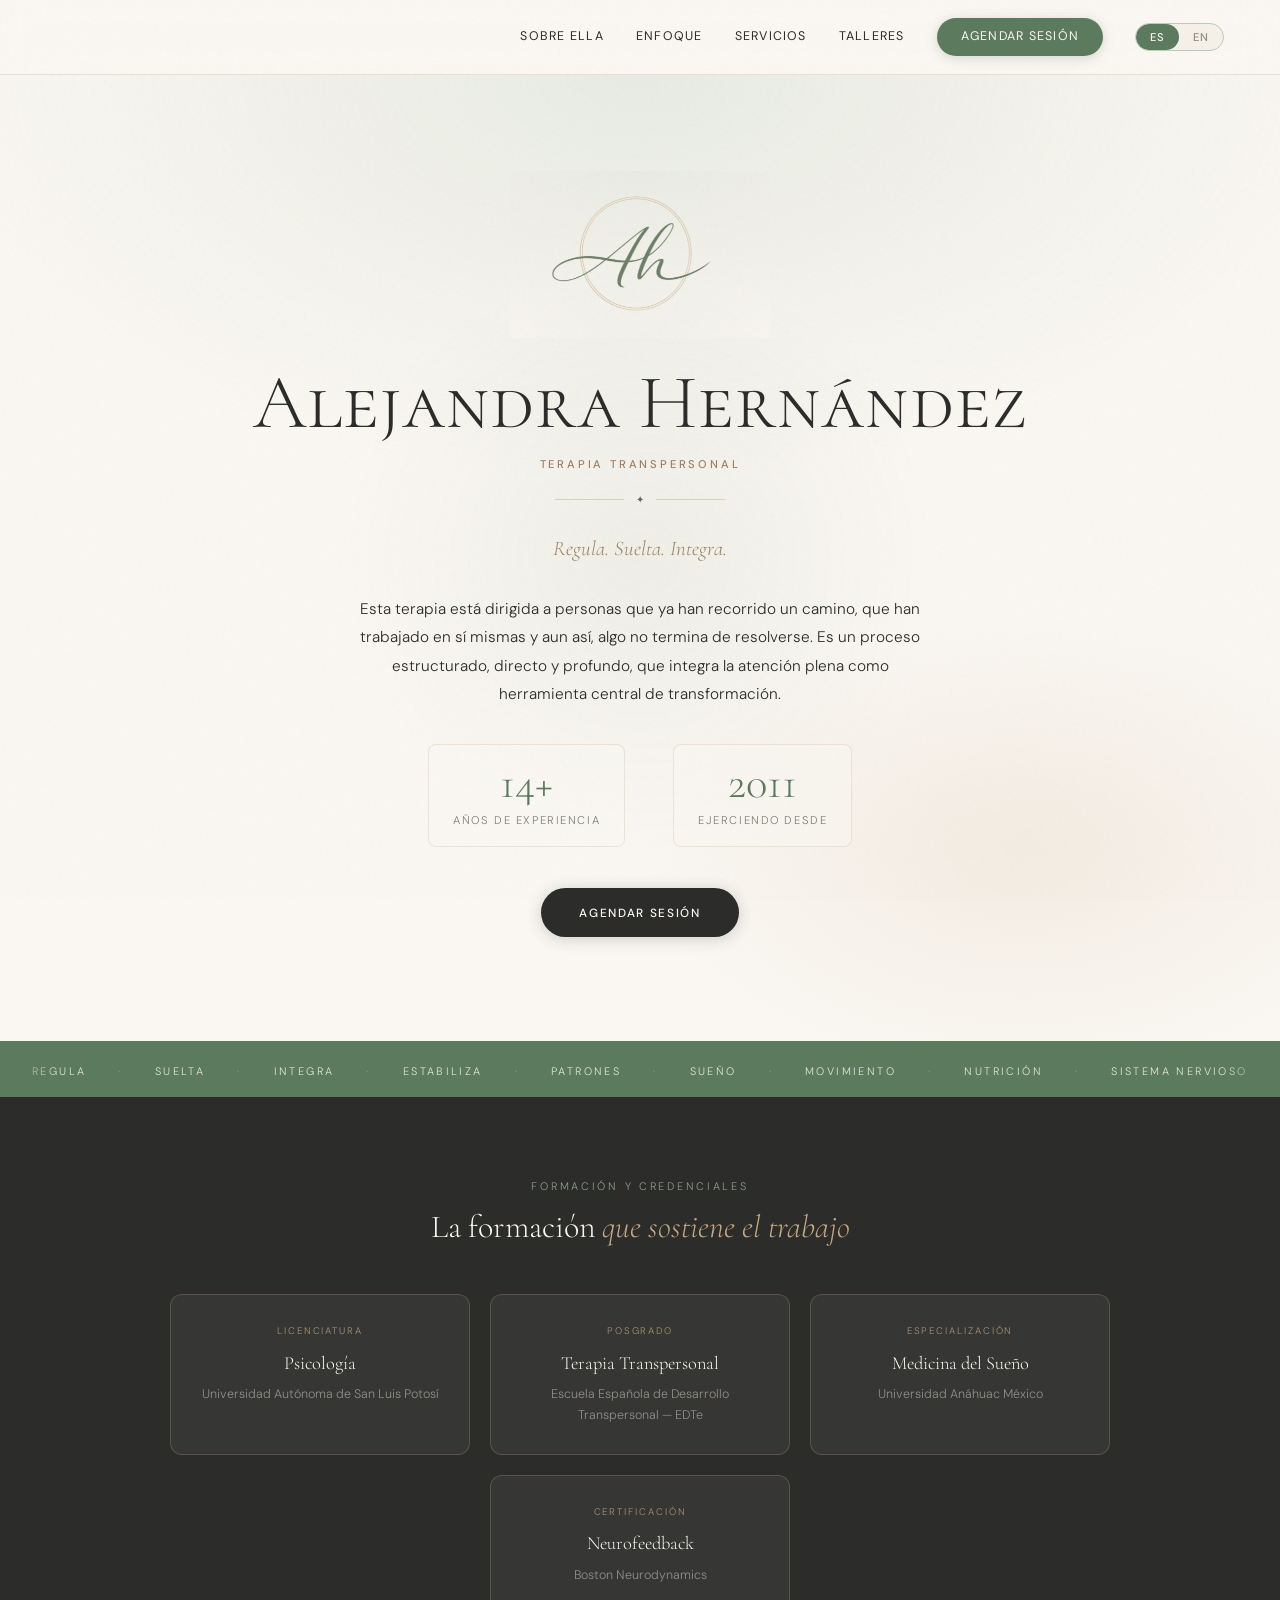
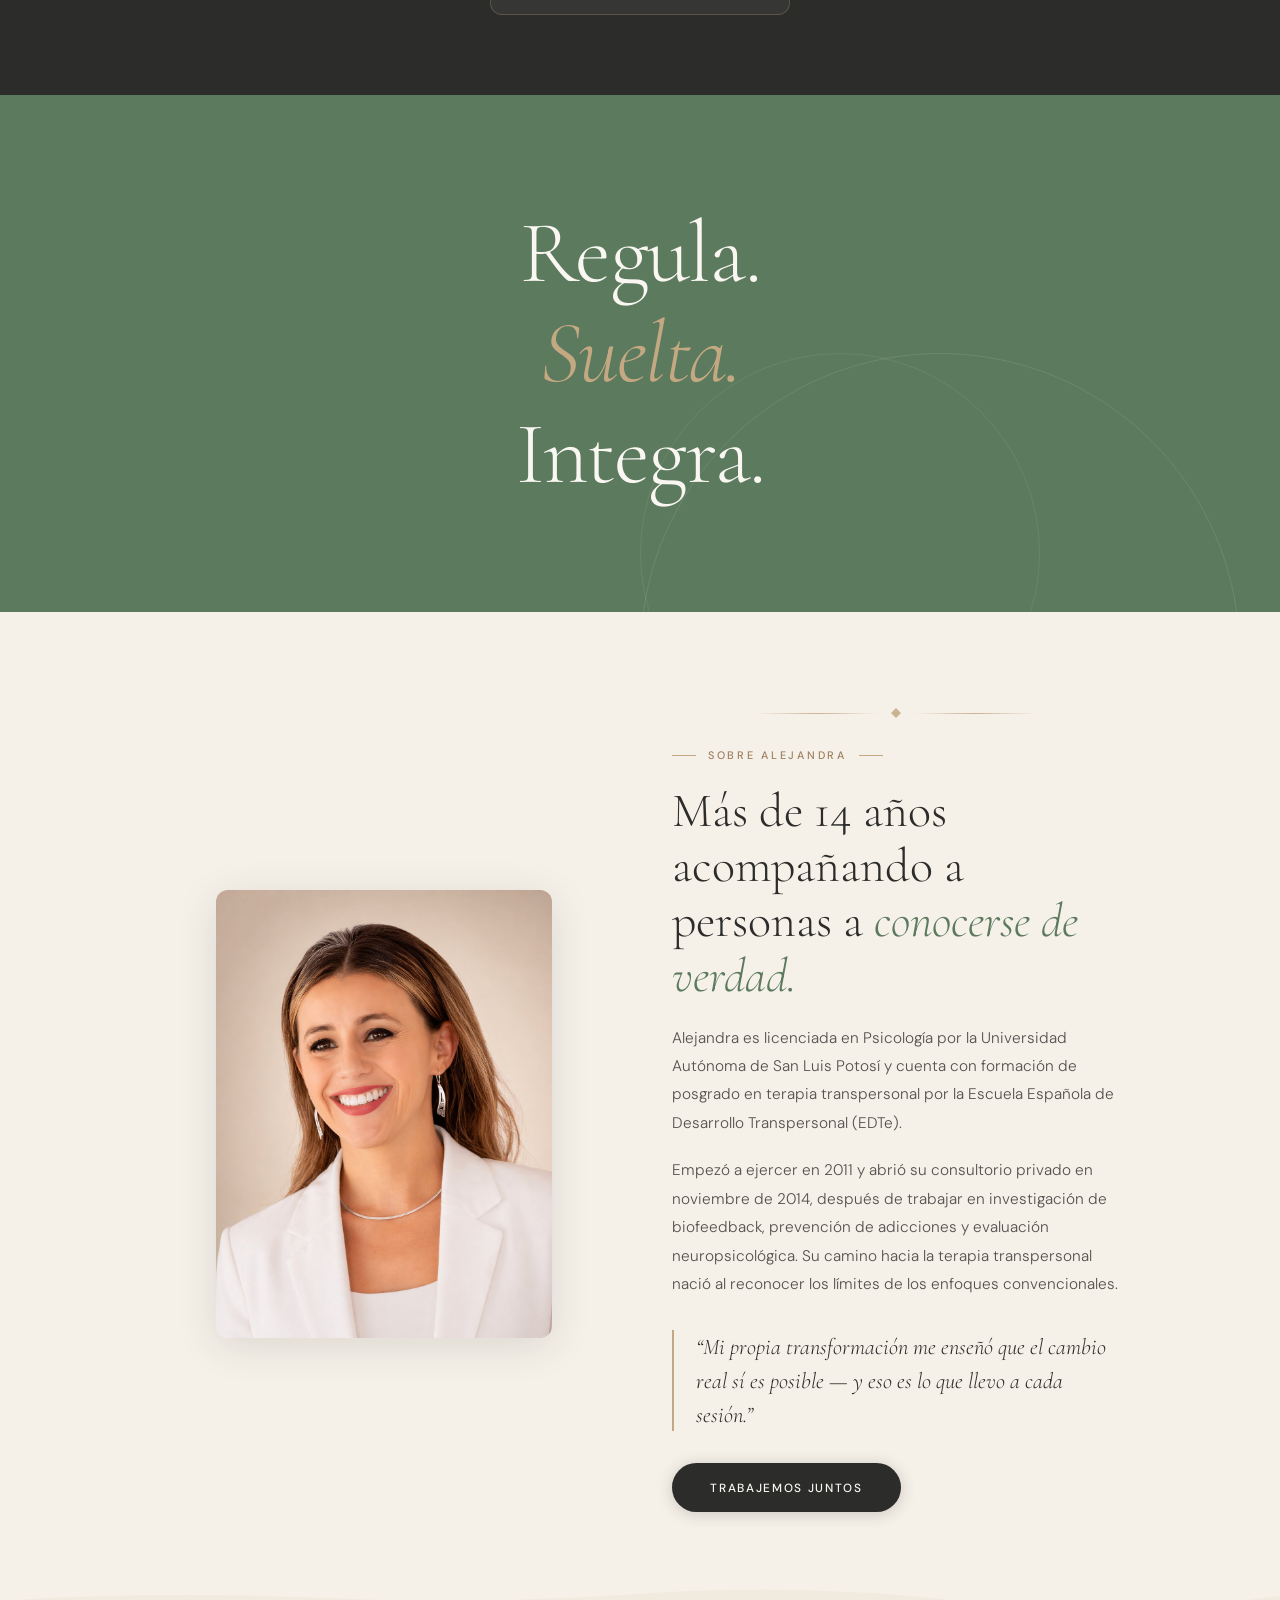
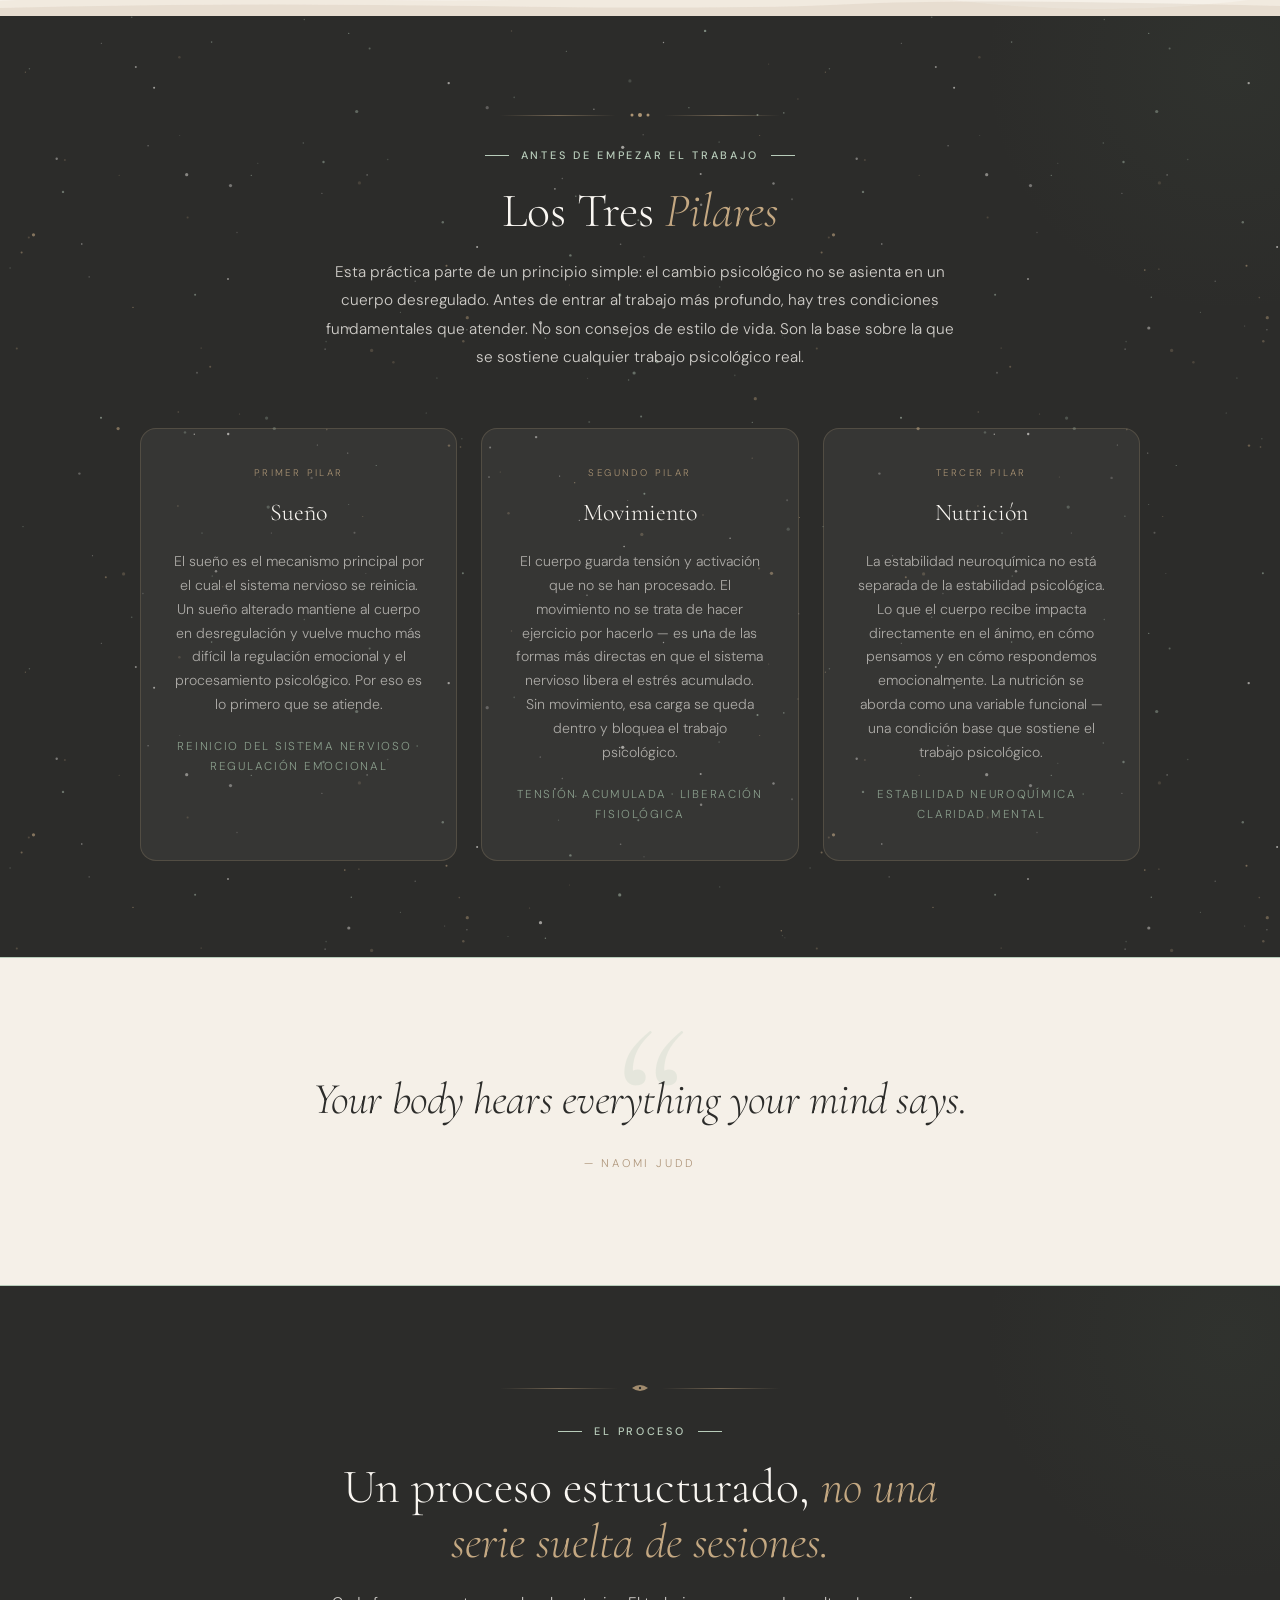
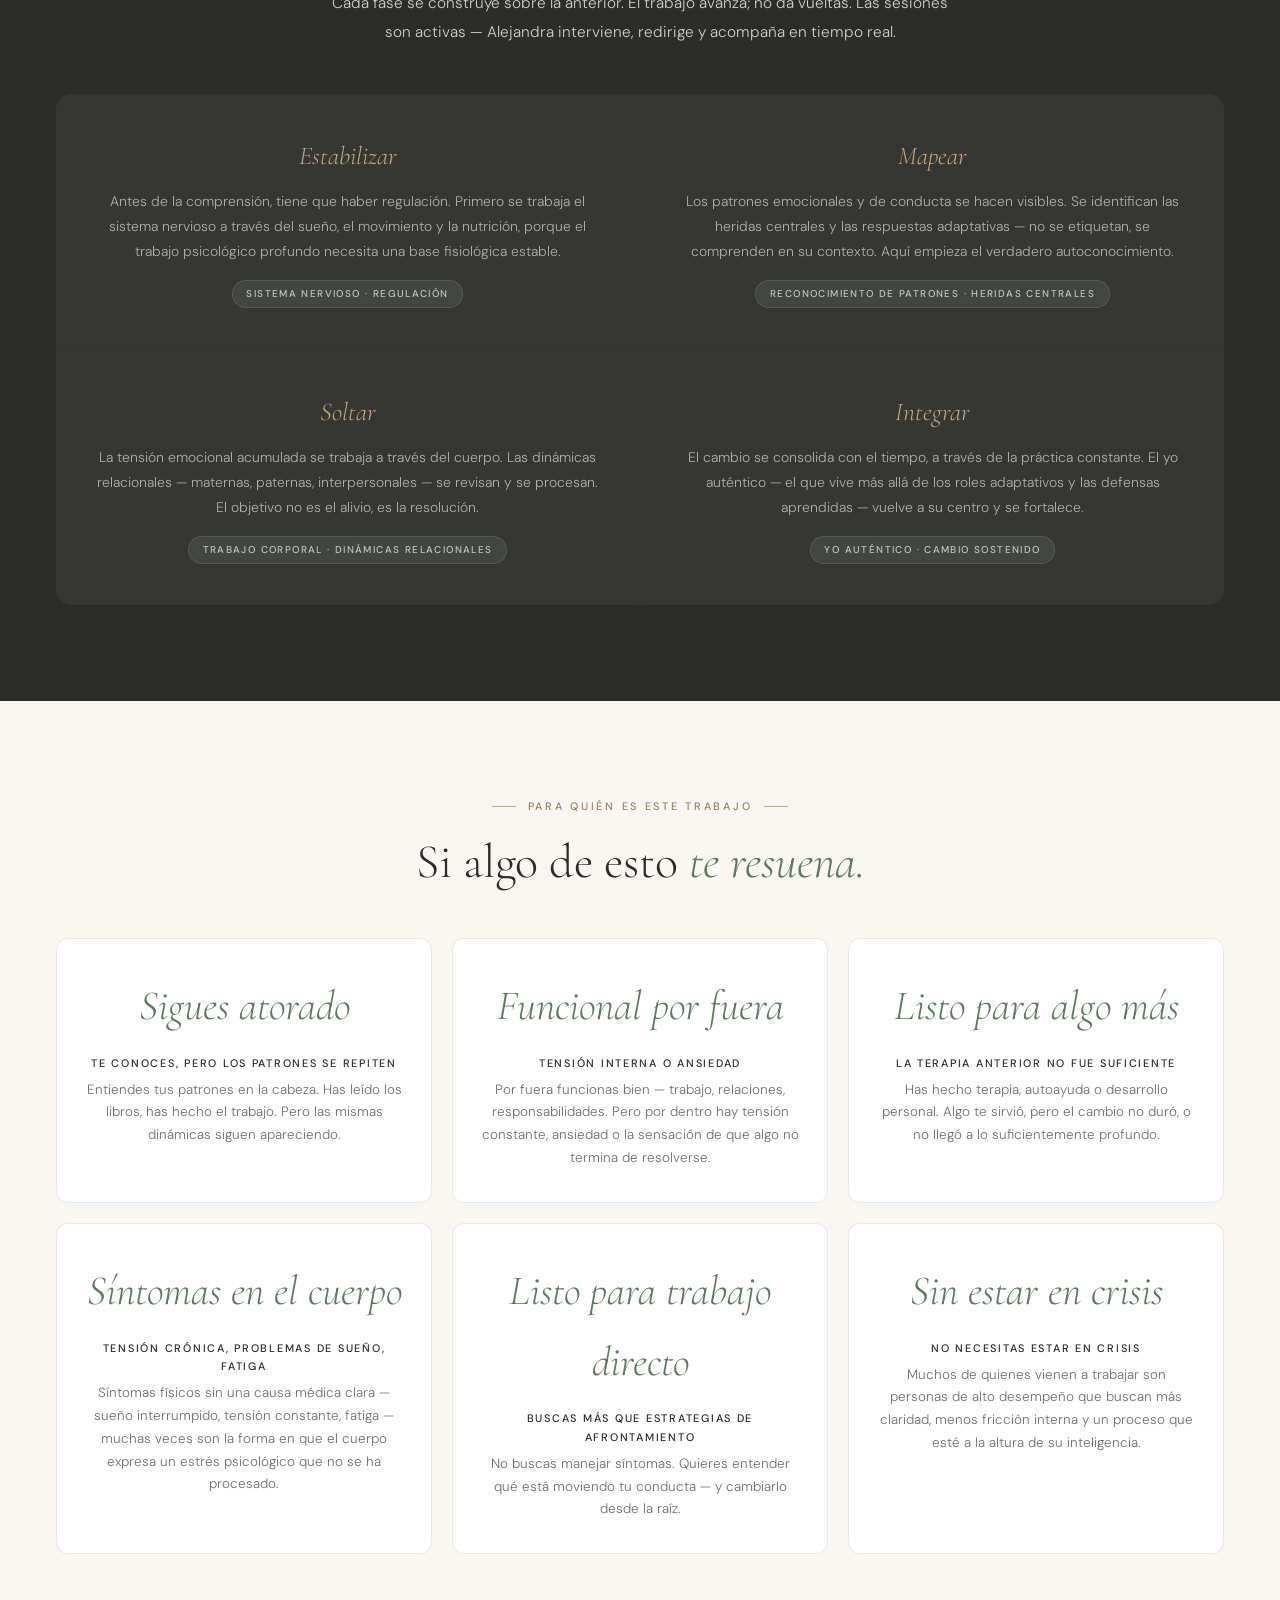
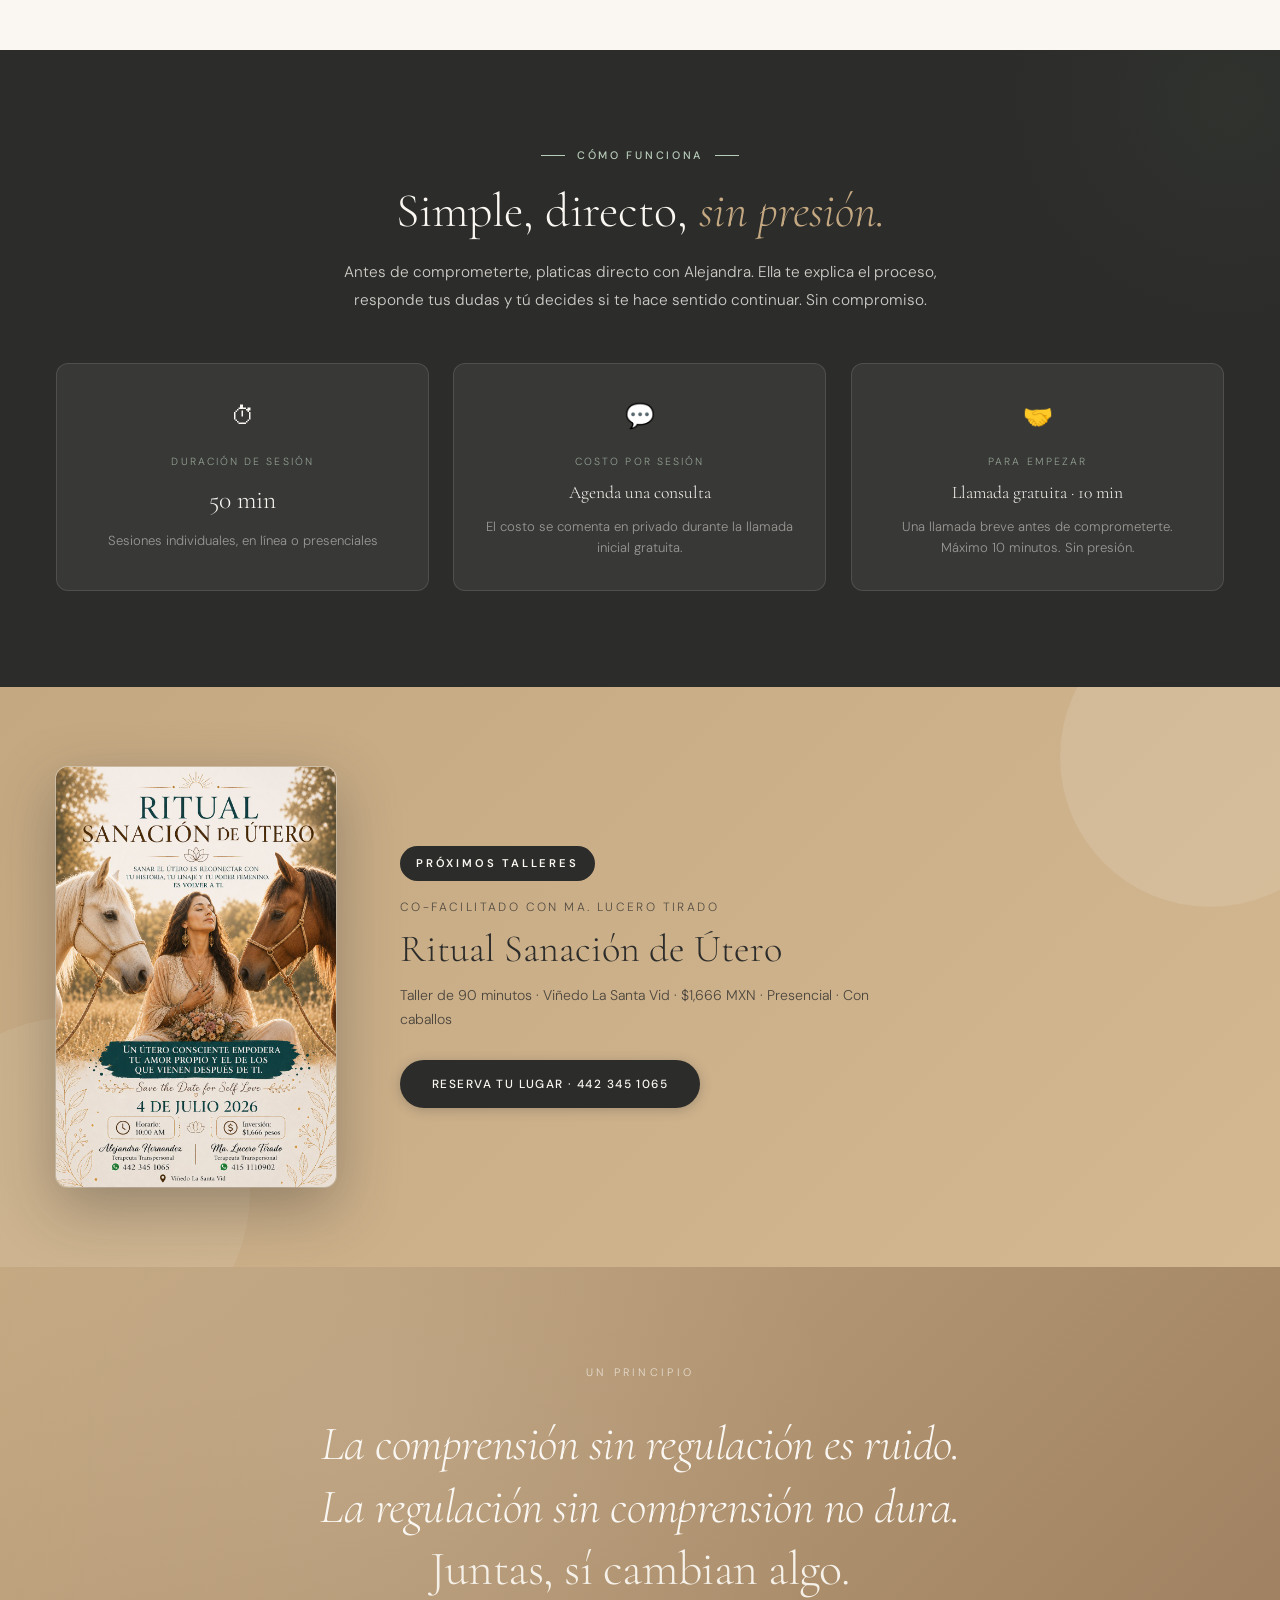
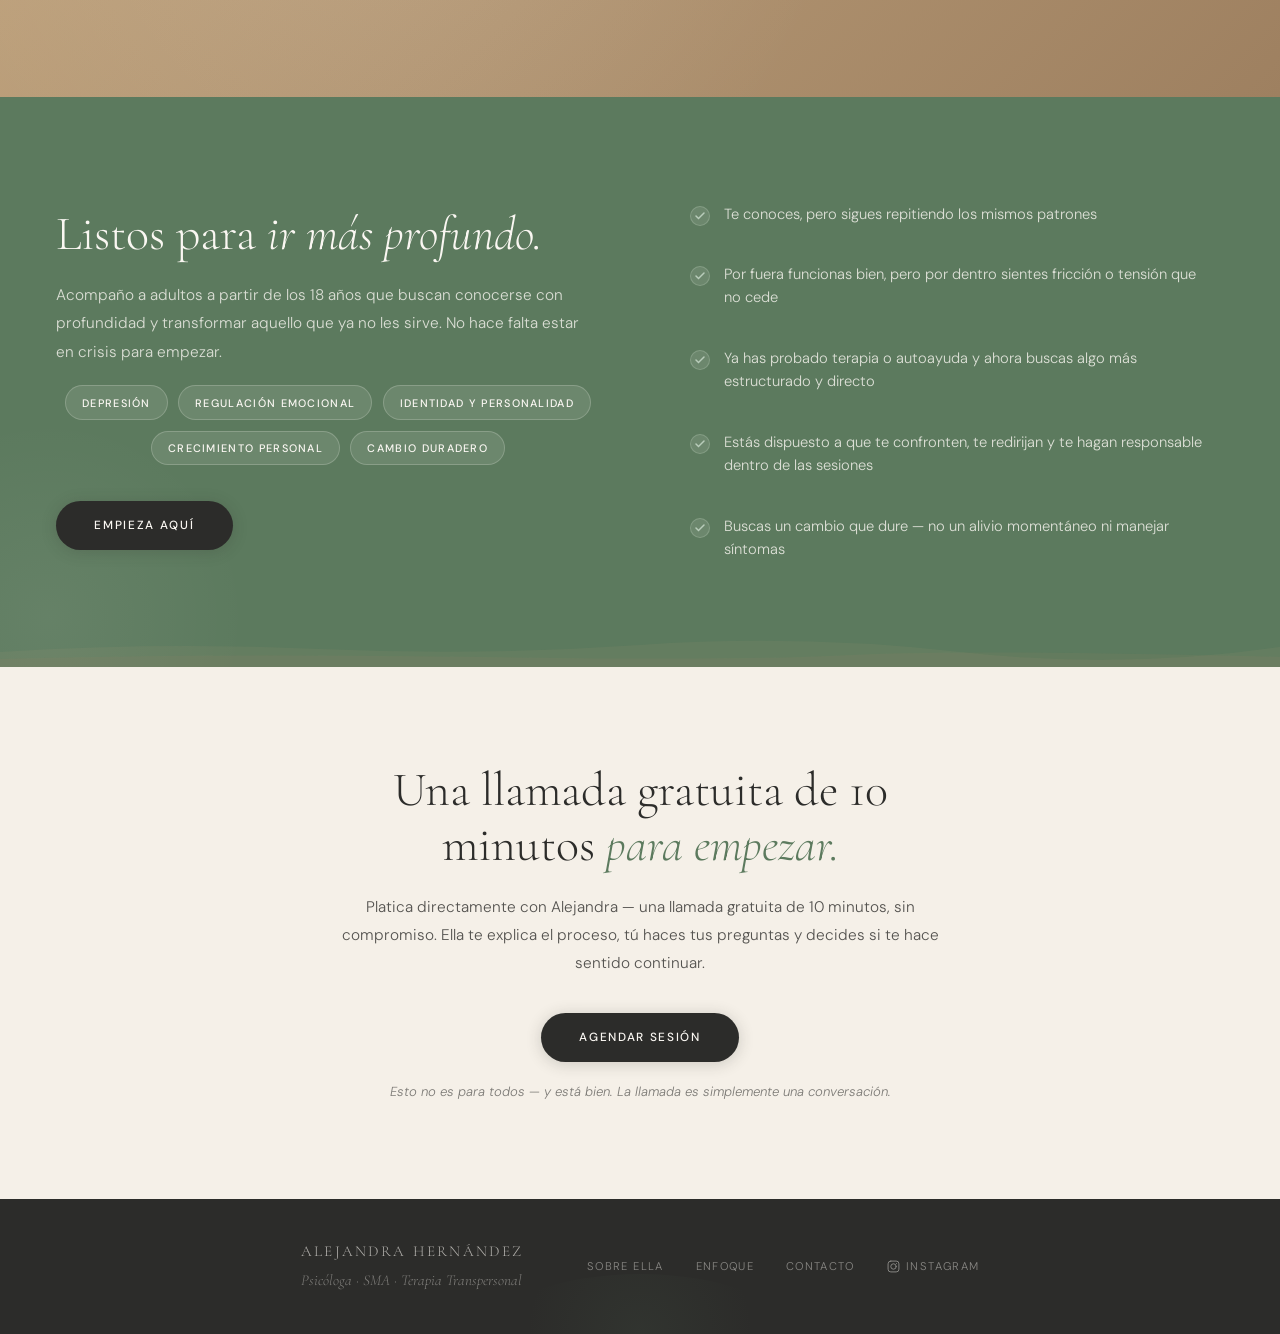
<file: index.html>
<!DOCTYPE html>
<html lang="es">
<head>
<meta charset="UTF-8"/>
<meta name="viewport" content="width=device-width, initial-scale=1.0"/>
<title>Alejandra Hernández — Transpersonal Therapy · SMA, México</title>

<!-- SEO -->
<meta name="description" content="Psicóloga y terapeuta transpersonal en San Miguel de Allende. Trabajo psicológico estructurado para personas que buscan un proceso más profundo y directo. Regula. Suelta. Integra."/>
<meta name="author" content="Alejandra Hernández"/>
<meta name="theme-color" content="#FAF7F2"/>

<!-- Favicons -->
<link rel="icon" type="image/png" sizes="32x32" href="images/favicon-32.png"/>
<link rel="icon" type="image/png" sizes="16x16" href="images/favicon-16.png"/>
<link rel="apple-touch-icon" sizes="180x180" href="images/apple-touch-icon.png"/>

<!-- Open Graph / Facebook / WhatsApp / iMessage -->
<meta property="og:type" content="website"/>
<meta property="og:title" content="Alejandra Hernández — Terapia Transpersonal"/>
<meta property="og:description" content="Psicóloga y terapeuta transpersonal en San Miguel de Allende. Regula. Suelta. Integra."/>
<meta property="og:image" content="og-image.jpg"/>
<meta property="og:image:width" content="1200"/>
<meta property="og:image:height" content="630"/>
<meta property="og:locale" content="es_MX"/>
<meta property="og:locale:alternate" content="en_US"/>

<!-- Twitter / X -->
<meta name="twitter:card" content="summary_large_image"/>
<meta name="twitter:title" content="Alejandra Hernández — Terapia Transpersonal"/>
<meta name="twitter:description" content="Psicóloga y terapeuta transpersonal en San Miguel de Allende. Regula. Suelta. Integra."/>
<meta name="twitter:image" content="og-image.jpg"/>

<link href="https://fonts.googleapis.com/css2?family=Cormorant+Garamond:ital,wght@0,300;0,400;1,300;1,400&family=DM+Sans:wght@300;400;500&display=swap" rel="stylesheet"/>
<link rel="stylesheet" href="css/styles.css"/>
</head>
<body>

<!-- NAV -->
<nav>
  <a href="#" class="nav-brand" onclick="closeMenu();window.scrollTo({top:0,behavior:'smooth'});return false;">Alejandra Hernández</a>
  <div class="nav-right">
    <div class="nav-links" id="navLinks">
      <a href="#about" onclick="closeMenu()" data-en="About" data-es="Sobre ella">About</a>
      <a href="#approach" onclick="closeMenu()" data-en="Approach" data-es="Enfoque">Approach</a>
      <a href="#services" onclick="closeMenu()" data-en="Services" data-es="Servicios">Services</a>
      <a href="#workshops" onclick="closeMenu()" data-en="Workshops" data-es="Talleres">Workshops</a>
      <a href="#contact" class="nav-cta" onclick="closeMenu()" data-en="Book a Session" data-es="Agendar Sesión">Book a Session</a>
      <div class="mobile-lang-toggle">
        <button class="lang-btn active" onclick="setLang('es');closeMenu()">ES</button>
        <button class="lang-btn" onclick="setLang('en');closeMenu()">EN</button>
      </div>
    </div>
    <div class="lang-toggle">
      <button class="lang-btn active" onclick="setLang('es')">ES</button>
      <button class="lang-btn" onclick="setLang('en')">EN</button>
    </div>
    <button class="nav-toggle" onclick="toggleMenu()" aria-label="Menu">
      <span></span><span></span><span></span>
    </button>
  </div>
</nav>

<!-- HERO -->
<section class="hero">
  <div class="hero-orb"></div>
  <div class="hero-inner">
    <div class="brand-mark">
      <img class="brand-logo" src="images/brand-logo.png" alt="Alejandra Hernández monogram"/>
    </div>
    <h1 class="hero-h1" data-en="Alejandra Hernández" data-es="Alejandra Hernández">Alejandra Hernández</h1>
    <div class="hero-label" data-en="Transpersonal Therapy" data-es="Terapia Transpersonal">Transpersonal Therapy</div>
    <div class="hero-divider" aria-hidden="true"><span></span><i>✦</i><span></span></div>
    <p class="hero-sub" data-en="Regulate. Release. Integrate." data-es="Regula. Suelta. Integra.">Regulate. Release. Integrate.</p>
    <p class="hero-body" data-en="This therapy is for people who have already walked a long road of self-work, and yet something still isn't fully resolved. It's a structured, direct, and profound process that uses mindful awareness as the central tool for transformation." data-es="Esta terapia está dirigida a personas que ya han recorrido un camino, que han trabajado en sí mismas y aun así, algo no termina de resolverse. Es un proceso estructurado, directo y profundo, que integra la atención plena como herramienta central de transformación.">This therapy is for people who have already walked a long road of self-work, and yet something still isn't fully resolved. It's a structured, direct, and profound process that uses mindful awareness as the central tool for transformation.</p>
    <div class="hero-stats">
      <div class="hero-stat"><div class="hero-stat-n">14+</div><div class="hero-stat-l" data-en="Years Experience" data-es="Años de Experiencia">Years Experience</div></div>
      <div class="hero-stat"><div class="hero-stat-n">2011</div><div class="hero-stat-l" data-en="Practicing Since" data-es="Ejerciendo desde">Practicing Since</div></div>
    </div>
    <a href="https://hub.holaelo.app/agendar/alejandraeha1803-gmail-com" target="_blank" class="btn-p" data-en="Book a Session" data-es="Agendar Sesión">Book a Session</a>
  </div>
</section>

<!-- MARQUEE -->
<div class="mq">
  <div class="mq-inner" id="marquee-en" style="display:none">
    <span>Regulate</span><span class="d">·</span><span>Release</span><span class="d">·</span><span>Integrate</span><span class="d">·</span><span>Stabilize</span><span class="d">·</span><span>Pattern work</span><span class="d">·</span><span>Sleep</span><span class="d">·</span><span>Movement</span><span class="d">·</span><span>Nutrition</span><span class="d">·</span><span>Nervous system</span><span class="d">·</span><span>Lasting change</span><span class="d">·</span><span>Body + psyche</span><span class="d">·</span><span>Direct work</span><span class="d">·</span><span>Regulate</span><span class="d">·</span><span>Release</span><span class="d">·</span><span>Integrate</span><span class="d">·</span><span>Stabilize</span><span class="d">·</span><span>Pattern work</span><span class="d">·</span><span>Sleep</span><span class="d">·</span><span>Movement</span><span class="d">·</span><span>Nutrition</span><span class="d">·</span><span>Nervous system</span><span class="d">·</span><span>Lasting change</span><span class="d">·</span><span>Body + psyche</span><span class="d">·</span><span>Direct work</span><span class="d">·</span>
  </div>
  <div class="mq-inner" id="marquee-es">
    <span>Regula</span><span class="d">·</span><span>Suelta</span><span class="d">·</span><span>Integra</span><span class="d">·</span><span>Estabiliza</span><span class="d">·</span><span>Patrones</span><span class="d">·</span><span>Sueño</span><span class="d">·</span><span>Movimiento</span><span class="d">·</span><span>Nutrición</span><span class="d">·</span><span>Sistema nervioso</span><span class="d">·</span><span>Cambio duradero</span><span class="d">·</span><span>Cuerpo y psique</span><span class="d">·</span><span>Trabajo directo</span><span class="d">·</span><span>Regula</span><span class="d">·</span><span>Suelta</span><span class="d">·</span><span>Integra</span><span class="d">·</span><span>Estabiliza</span><span class="d">·</span><span>Patrones</span><span class="d">·</span><span>Sueño</span><span class="d">·</span><span>Movimiento</span><span class="d">·</span><span>Nutrición</span><span class="d">·</span><span>Sistema nervioso</span><span class="d">·</span><span>Cambio duradero</span><span class="d">·</span><span>Cuerpo y psique</span><span class="d">·</span><span>Trabajo directo</span><span class="d">·</span>
  </div>
</div>

<!-- CREDENTIALS -->
<div style="background:var(--charcoal);padding:5rem 3.5rem">
  <div style="text-align:center;margin-bottom:3rem">
    <div data-en="Training &amp; Credentials" data-es="Formación y Credenciales" style="font-size:0.68rem;letter-spacing:0.25em;text-transform:uppercase;color:var(--sage-light);opacity:0.7;margin-bottom:0.75rem">Training &amp; Credentials</div>
    <div style="font-family:var(--fd);font-size:2rem;font-weight:300;color:var(--cream);line-height:1.2" data-en="The training <em style='font-style:italic;color:var(--earth)'>behind the work</em>" data-es="La formación <em style='font-style:italic;color:var(--earth)'>que sostiene el trabajo</em>">The training <em style="font-style:italic;color:var(--earth)">behind the work</em></div>
  </div>
  <div style="display:flex;flex-wrap:wrap;gap:1.25rem;max-width:1000px;margin:0 auto;justify-content:center">
    <div style="background:rgba(255,255,255,0.05);border:0.5px solid rgba(196,168,130,0.25);border-radius:0.75rem;padding:1.75rem;text-align:center;width:300px;flex-shrink:0">
      <div data-en="Degree" data-es="Licenciatura" style="font-size:0.6rem;letter-spacing:0.2em;text-transform:uppercase;color:var(--earth);opacity:0.8;margin-bottom:0.5rem">Degree</div>
      <div style="font-family:var(--fd);font-size:1.15rem;color:var(--cream);font-weight:300;margin-bottom:0.3rem">Psicología</div>
      <div style="font-size:0.78rem;opacity:0.45;color:var(--cream)">Universidad Autónoma de San Luis Potosí</div>
    </div>
    <div style="background:rgba(255,255,255,0.05);border:0.5px solid rgba(196,168,130,0.25);border-radius:0.75rem;padding:1.75rem;text-align:center;width:300px;flex-shrink:0">
      <div data-en="Postgraduate" data-es="Posgrado" style="font-size:0.6rem;letter-spacing:0.2em;text-transform:uppercase;color:var(--earth);opacity:0.8;margin-bottom:0.5rem">Postgraduate</div>
      <div data-en="Transpersonal Therapy" data-es="Terapia Transpersonal" style="font-family:var(--fd);font-size:1.15rem;color:var(--cream);font-weight:300;margin-bottom:0.3rem">Transpersonal Therapy</div>
      <div style="font-size:0.78rem;opacity:0.45;color:var(--cream)">Escuela Española de Desarrollo Transpersonal — EDTe</div>
    </div>
    <div style="background:rgba(255,255,255,0.05);border:0.5px solid rgba(196,168,130,0.25);border-radius:0.75rem;padding:1.75rem;text-align:center;width:300px;flex-shrink:0">
      <div data-en="Specialisation" data-es="Especialización" style="font-size:0.6rem;letter-spacing:0.2em;text-transform:uppercase;color:var(--earth);opacity:0.8;margin-bottom:0.5rem">Specialisation</div>
      <div data-en="Sleep Medicine" data-es="Medicina del Sueño" style="font-family:var(--fd);font-size:1.15rem;color:var(--cream);font-weight:300;margin-bottom:0.3rem">Sleep Medicine</div>
      <div style="font-size:0.78rem;opacity:0.45;color:var(--cream)">Universidad Anáhuac México</div>
    </div>
    <div style="background:rgba(255,255,255,0.05);border:0.5px solid rgba(196,168,130,0.25);border-radius:0.75rem;padding:1.75rem;text-align:center;width:300px;flex-shrink:0">
      <div data-en="Certification" data-es="Certificación" style="font-size:0.6rem;letter-spacing:0.2em;text-transform:uppercase;color:var(--earth);opacity:0.8;margin-bottom:0.5rem">Certification</div>
      <div style="font-family:var(--fd);font-size:1.15rem;color:var(--cream);font-weight:300;margin-bottom:0.3rem">Neurofeedback</div>
      <div style="font-size:0.78rem;opacity:0.45;color:var(--cream)">Boston Neurodynamics</div>
    </div>

  </div>
</div>

<!-- CONTRAST BREAK 1: Sage typographic statement -->
<div style="background:var(--sage-dark);padding:7rem 2rem;text-align:center;overflow:hidden;position:relative">
  <div class="breath-ring breath-ring-outer"></div>
  <div class="breath-ring breath-ring-inner"></div>
  <div style="position:relative;z-index:1;max-width:900px;margin:0 auto">
    <div style="font-family:var(--fd);font-size:clamp(2.5rem,7vw,5.5rem);font-weight:300;line-height:1.05;color:var(--cream);letter-spacing:-0.02em">
      <div style="margin-bottom:0.5rem" data-en="Regulate." data-es="Regula.">Regulate.</div>
      <div style="font-style:italic;color:var(--earth);margin-bottom:0.5rem" data-en="Release." data-es="Suelta.">Release.</div>
      <div data-en="Integrate." data-es="Integra.">Integrate.</div>
    </div>
  </div>
</div>

<!-- ABOUT -->
<section class="sec sec-alt light" id="about">
  <div class="about-grid">
    <div style="order:1">
      <div class="about-img-wrap">
        <img class="about-img" src="images/about-alejandra.jpg" alt="Alejandra Hernández"/>
      </div>
    </div>
    <div style="order:2">
      <div class="orn">
        <span class="orn-line"></span>
        <span class="orn-mark"><svg width="10" height="10" viewBox="0 0 10 10" fill="none"><path d="M5 0 L10 5 L5 10 L0 5 Z" fill="currentColor"/></svg></span>
        <span class="orn-line"></span>
      </div>
      <div class="slabel" data-en="About Alejandra" data-es="Sobre Alejandra">About Alejandra</div>
      <h2 class="sh2" data-en="More than 14 years helping people understand <em>themselves.</em>" data-es="Más de 14 años acompañando a personas a <em>conocerse de verdad.</em>">More than 14 years helping people understand <em>themselves.</em></h2>
      <p class="sbody" data-en="Alejandra holds a degree in Psychology from the Universidad Autónoma de San Luis Potosí and completed advanced postgraduate training in transpersonal therapy through the Escuela Española de Desarrollo Transpersonal (EDTe)." data-es="Alejandra es licenciada en Psicología por la Universidad Autónoma de San Luis Potosí y cuenta con formación de posgrado en terapia transpersonal por la Escuela Española de Desarrollo Transpersonal (EDTe).">Alejandra holds a degree in Psychology from the Universidad Autónoma de San Luis Potosí and completed advanced postgraduate training in transpersonal therapy through the Escuela Española de Desarrollo Transpersonal (EDTe).</p>
      <p class="sbody" data-en="She began practicing in 2011 and opened her private practice in November 2014, after work in biofeedback research, addiction prevention, and neuropsychological evaluation. Her shift to transpersonal therapy came from recognising the limits of conventional approaches." data-es="Empezó a ejercer en 2011 y abrió su consultorio privado en noviembre de 2014, después de trabajar en investigación de biofeedback, prevención de adicciones y evaluación neuropsicológica. Su camino hacia la terapia transpersonal nació al reconocer los límites de los enfoques convencionales.">She began practicing in 2011 and opened her private practice in November 2014, after work in biofeedback research, addiction prevention, and neuropsychological evaluation. Her shift to transpersonal therapy came from recognising the limits of conventional approaches.</p>
      <blockquote data-en="&ldquo;My own transformation taught me that real change is possible — and that's what I bring to every session.&rdquo;" data-es="&ldquo;Mi propia transformación me enseñó que el cambio real sí es posible — y eso es lo que llevo a cada sesión.&rdquo;">"My own transformation taught me that real change is possible — and that's what I bring to every session."</blockquote>
      <a href="https://hub.holaelo.app/agendar/alejandraeha1803-gmail-com" target="_blank" class="btn-p" data-en="Work With Me" data-es="Trabajemos juntos">Work With Me</a>
    </div>
  </div>
</section>

<div class="tex-horizon"></div>

<!-- THREE PILLARS -->
<section class="sec sec-dark dark" id="pillars" style="position:relative">
  <div class="tex-field"></div>
  <div style="max-width:640px;margin:0 auto 3.5rem;text-align:center;position:relative;z-index:1">
    <div class="orn on-dark">
      <span class="orn-line"></span>
      <span class="orn-mark"><svg width="22" height="6" viewBox="0 0 22 6" fill="none"><circle cx="3" cy="3" r="1.5" fill="currentColor"/><circle cx="11" cy="3" r="2" fill="currentColor"/><circle cx="19" cy="3" r="1.5" fill="currentColor"/></svg></span>
      <span class="orn-line"></span>
    </div>
    <div class="slabel center" data-en="Before the work begins" data-es="Antes de empezar el trabajo">Before the work begins</div>
    <h2 class="sh2" data-en="The Three <em>Pillars</em>" data-es="Los Tres <em>Pilares</em>">The Three <em>Pillars</em></h2>
    <p class="sbody" data-en="This practice is built on a simple principle: psychological change does not stabilize in a dysregulated body. Before deeper work begins, three foundational conditions must be addressed. These are not lifestyle recommendations. They are the baseline requirements for meaningful psychological work." data-es="Esta práctica parte de un principio simple: el cambio psicológico no se asienta en un cuerpo desregulado. Antes de entrar al trabajo más profundo, hay tres condiciones fundamentales que atender. No son consejos de estilo de vida. Son la base sobre la que se sostiene cualquier trabajo psicológico real.">This practice is built on a simple principle: psychological change does not stabilize in a dysregulated body. Before deeper work begins, three foundational conditions must be addressed. These are not lifestyle recommendations. They are the baseline requirements for meaningful psychological work.</p>
  </div>
  <div style="display:grid;grid-template-columns:repeat(auto-fit,minmax(280px,1fr));gap:1.5rem;max-width:1000px;margin:0 auto;position:relative;z-index:1">

    <div style="background:rgba(255,255,255,0.05);border:0.5px solid rgba(196,168,130,0.2);border-radius:1rem;padding:2.25rem 2rem">
      <div style="font-size:0.6rem;letter-spacing:0.25em;text-transform:uppercase;color:var(--earth);opacity:0.8;margin-bottom:0.75rem" data-en="Pillar One" data-es="Primer Pilar">Pillar One</div>
      <div style="font-family:var(--fd);font-size:1.5rem;font-weight:300;color:var(--cream);margin-bottom:1rem" data-en="Sleep" data-es="Sueño">Sleep</div>
      <p style="font-size:0.88rem;line-height:1.7;color:rgba(250,247,242,0.6)" data-en="Sleep is the primary mechanism through which the nervous system resets. Disrupted sleep sustains physiological dysregulation — making emotional regulation and psychological processing significantly harder. This is addressed before anything else." data-es="El sueño es el mecanismo principal por el cual el sistema nervioso se reinicia. Un sueño alterado mantiene al cuerpo en desregulación y vuelve mucho más difícil la regulación emocional y el procesamiento psicológico. Por eso es lo primero que se atiende.">Sleep is the primary mechanism through which the nervous system resets. Disrupted sleep sustains physiological dysregulation — making emotional regulation and psychological processing significantly harder. This is addressed before anything else.</p>
      <div style="margin-top:1.25rem;font-size:0.72rem;letter-spacing:0.15em;text-transform:uppercase;color:var(--sage-mid)" data-en="Nervous system reset · Emotional regulation" data-es="Reinicio del sistema nervioso · Regulación emocional">Nervous system reset · Emotional regulation</div>
    </div>

    <div style="background:rgba(255,255,255,0.05);border:0.5px solid rgba(196,168,130,0.2);border-radius:1rem;padding:2.25rem 2rem">
      <div style="font-size:0.6rem;letter-spacing:0.25em;text-transform:uppercase;color:var(--earth);opacity:0.8;margin-bottom:0.75rem" data-en="Pillar Two" data-es="Segundo Pilar">Pillar Two</div>
      <div style="font-family:var(--fd);font-size:1.5rem;font-weight:300;color:var(--cream);margin-bottom:1rem" data-en="Movement" data-es="Movimiento">Movement</div>
      <p style="font-size:0.88rem;line-height:1.7;color:rgba(250,247,242,0.6)" data-en="The body stores unprocessed tension and activation. Movement is not exercise for its own sake — it is one of the primary ways the nervous system discharges stored physiological stress. Without it, that activation remains in the system and interferes with psychological work." data-es="El cuerpo guarda tensión y activación que no se han procesado. El movimiento no se trata de hacer ejercicio por hacerlo — es una de las formas más directas en que el sistema nervioso libera el estrés acumulado. Sin movimiento, esa carga se queda dentro y bloquea el trabajo psicológico.">The body stores unprocessed tension and activation. Movement is not exercise for its own sake — it is one of the primary ways the nervous system discharges stored physiological stress. Without it, that activation remains in the system and interferes with psychological work.</p>
      <div style="margin-top:1.25rem;font-size:0.72rem;letter-spacing:0.15em;text-transform:uppercase;color:var(--sage-mid)" data-en="Stored tension · Physiological discharge" data-es="Tensión acumulada · Liberación fisiológica">Stored tension · Physiological discharge</div>
    </div>

    <div style="background:rgba(255,255,255,0.05);border:0.5px solid rgba(196,168,130,0.2);border-radius:1rem;padding:2.25rem 2rem">
      <div style="font-size:0.6rem;letter-spacing:0.25em;text-transform:uppercase;color:var(--earth);opacity:0.8;margin-bottom:0.75rem" data-en="Pillar Three" data-es="Tercer Pilar">Pillar Three</div>
      <div style="font-family:var(--fd);font-size:1.5rem;font-weight:300;color:var(--cream);margin-bottom:1rem" data-en="Nutrition" data-es="Nutrición">Nutrition</div>
      <p style="font-size:0.88rem;line-height:1.7;color:rgba(250,247,242,0.6)" data-en="Neurochemical stability is not separate from psychological stability. What the body receives directly affects mood, cognition, and emotional reactivity. Nutrition is assessed not as a moral framework but as a functional input — one of the variables that determines how available a person is for psychological work." data-es="La estabilidad neuroquímica no está separada de la estabilidad psicológica. Lo que el cuerpo recibe impacta directamente en el ánimo, en cómo pensamos y en cómo respondemos emocionalmente. La nutrición se aborda como una variable funcional — una condición base que sostiene el trabajo psicológico.">Neurochemical stability is not separate from psychological stability. What the body receives directly affects mood, cognition, and emotional reactivity. Nutrition is assessed not as a moral framework but as a functional input — one of the variables that determines how available a person is for psychological work.</p>
      <div style="margin-top:1.25rem;font-size:0.72rem;letter-spacing:0.15em;text-transform:uppercase;color:var(--sage-mid)" data-en="Neurochemical stability · Cognitive availability" data-es="Estabilidad neuroquímica · Claridad mental">Neurochemical stability · Cognitive availability</div>
    </div>

  </div>
</section>

<!-- QUOTE BREAK -->
<div style="background:var(--warm-white);padding:7rem 3.5rem;text-align:center;border-top:0.5px solid var(--sage-light);border-bottom:0.5px solid var(--sage-light);position:relative;overflow:hidden">
  <div style="position:absolute;top:2rem;left:50%;transform:translateX(-50%);font-family:var(--fd);font-size:14rem;line-height:1;color:var(--sage-light);opacity:0.25;font-style:italic;pointer-events:none">&ldquo;</div>
  <div style="max-width:820px;margin:0 auto;position:relative;z-index:1">
    <div style="font-family:var(--fd);font-size:clamp(1.75rem,4vw,2.75rem);font-weight:300;font-style:italic;line-height:1.35;color:var(--charcoal);margin-bottom:1.5rem;letter-spacing:-0.01em">Your body hears everything your mind says.</div>
    <div style="font-size:0.7rem;letter-spacing:0.25em;text-transform:uppercase;color:var(--earth-dark);opacity:0.8">— Naomi Judd</div>
  </div>
</div>

<!-- APPROACH -->
<section class="sec sec-dark dark" id="approach">
  <div style="max-width:640px;margin:0 auto 3rem;text-align:center">
    <div class="orn on-dark">
      <span class="orn-line"></span>
      <span class="orn-mark"><svg width="18" height="12" viewBox="0 0 18 12" fill="none"><path d="M1 6 Q 9 0 17 6 Q 9 12 1 6 Z" fill="currentColor" opacity="0.9"/><circle cx="9" cy="6" r="1.2" fill="var(--charcoal)"/></svg></span>
      <span class="orn-line"></span>
    </div>
    <div class="slabel center" data-en="The Process" data-es="El Proceso">The Process</div>
    <h2 class="sh2" data-en="A structured path, <em>not a random series of sessions.</em>" data-es="Un proceso estructurado, <em>no una serie suelta de sesiones.</em>">A structured path, <em>not a random series of sessions.</em></h2>
    <p class="sbody" data-en="Each phase builds on the last. The work is cumulative, not circular. Sessions are active and responsive — Alejandra intervenes, redirects, and guides in real time." data-es="Cada fase se construye sobre la anterior. El trabajo avanza; no da vueltas. Las sesiones son activas — Alejandra interviene, redirige y acompaña en tiempo real.">Each phase builds on the last. The work is cumulative, not circular. Sessions are active and responsive — Alejandra intervenes, redirects, and guides in real time.</p>
  </div>
  <div class="quad-grid">
    <div class="quad">
      <div class="q-title" data-en="Stabilize" data-es="Estabilizar">Stabilize</div>
      <p class="q-body" data-en="Before insight, there must be regulation. The nervous system is addressed first — through sleep, movement, and nutrition — because deeper psychological work requires a stable physiological base." data-es="Antes de la comprensión, tiene que haber regulación. Primero se trabaja el sistema nervioso a través del sueño, el movimiento y la nutrición, porque el trabajo psicológico profundo necesita una base fisiológica estable.">Before insight, there must be regulation. The nervous system is addressed first — through sleep, movement, and nutrition — because deeper psychological work requires a stable physiological base.</p>
      <span class="q-pill" data-en="Nervous system · Regulation" data-es="Sistema nervioso · Regulación">Nervous system · Regulation</span>
    </div>
    <div class="quad">
      <div class="q-title" data-en="Map" data-es="Mapear">Map</div>
      <p class="q-body" data-en="Emotional and behavioral patterns are made visible. Core wounds and adaptive responses are identified — not labeled, but understood in context. This is where real self-knowledge begins." data-es="Los patrones emocionales y de conducta se hacen visibles. Se identifican las heridas centrales y las respuestas adaptativas — no se etiquetan, se comprenden en su contexto. Aquí empieza el verdadero autoconocimiento.">Emotional and behavioral patterns are made visible. Core wounds and adaptive responses are identified — not labeled, but understood in context. This is where real self-knowledge begins.</p>
      <span class="q-pill" data-en="Pattern recognition · Core wounds" data-es="Reconocimiento de patrones · Heridas centrales">Pattern recognition · Core wounds</span>
    </div>
    <div class="quad">
      <div class="q-title" data-en="Release" data-es="Soltar">Release</div>
      <p class="q-body" data-en="Stored emotional tension is worked through the body. Relational dynamics — maternal, paternal, interpersonal — are examined and processed. The goal is not relief but resolution." data-es="La tensión emocional acumulada se trabaja a través del cuerpo. Las dinámicas relacionales — maternas, paternas, interpersonales — se revisan y se procesan. El objetivo no es el alivio, es la resolución.">Stored emotional tension is worked through the body. Relational dynamics — maternal, paternal, interpersonal — are examined and processed. The goal is not relief but resolution.</p>
      <span class="q-pill" data-en="Body-based · Relational work" data-es="Trabajo corporal · Dinámicas relacionales">Body-based · Relational work</span>
    </div>
    <div class="quad">
      <div class="q-title" data-en="Integrate" data-es="Integrar">Integrate</div>
      <p class="q-body" data-en="Change is consolidated through sustained practice. The authentic self — distinct from adaptive roles and protective behaviors — is reconnected with and reinforced over time." data-es="El cambio se consolida con el tiempo, a través de la práctica constante. El yo auténtico — el que vive más allá de los roles adaptativos y las defensas aprendidas — vuelve a su centro y se fortalece.">Change is consolidated through sustained practice. The authentic self — distinct from adaptive roles and protective behaviors — is reconnected with and reinforced over time.</p>
      <span class="q-pill" data-en="Authentic self · Sustained change" data-es="Yo auténtico · Cambio sostenido">Authentic self · Sustained change</span>
    </div>
  </div>
</section>

<!-- AREAS OF FOCUS -->
<section class="sec light" id="services">
  <div style="text-align:center;margin-bottom:3rem">
    <div class="slabel center" data-en="Who this work is for" data-es="Para quién es este trabajo">Who this work is for</div>
    <h2 class="sh2" data-en="If any of this <em>sounds familiar.</em>" data-es="Si algo de esto <em>te resuena.</em>">If any of this <em>sounds familiar.</em></h2>
  </div>
  <div class="outcome-grid">
    <div class="oc"><div class="oc-word" data-en="Still stuck" data-es="Sigues atorado">Still stuck</div><div class="oc-title" data-en="Self-aware but repeating patterns" data-es="Te conoces, pero los patrones se repiten">Self-aware but repeating patterns</div><p class="oc-text" data-en="You understand your patterns intellectually. You've read the books, done the work. But the same dynamics keep returning." data-es="Entiendes tus patrones en la cabeza. Has leído los libros, has hecho el trabajo. Pero las mismas dinámicas siguen apareciendo.">You understand your patterns intellectually. You've read the books, done the work. But the same dynamics keep returning.</p></div>
    <div class="oc"><div class="oc-word" data-en="Functional outside" data-es="Funcional por fuera">Functional outside</div><div class="oc-title" data-en="Internal tension or anxiety" data-es="Tensión interna o ansiedad">Internal tension or anxiety</div><p class="oc-text" data-en="You function well externally. But internally there is chronic tension, anxiety, or a sense that something is unresolved." data-es="Por fuera funcionas bien — trabajo, relaciones, responsabilidades. Pero por dentro hay tensión constante, ansiedad o la sensación de que algo no termina de resolverse.">You function well externally. But internally there is chronic tension, anxiety, or a sense that something is unresolved.</p></div>
    <div class="oc"><div class="oc-word" data-en="Done with passive" data-es="Listo para algo más">Done with passive</div><div class="oc-title" data-en="Previous therapy wasn't enough" data-es="La terapia anterior no fue suficiente">Previous therapy wasn't enough</div><p class="oc-text" data-en="You've done therapy, self-help, or personal development. It helped — but the change didn't last, or didn't go deep enough." data-es="Has hecho terapia, autoayuda o desarrollo personal. Algo te sirvió, pero el cambio no duró, o no llegó a lo suficientemente profundo.">You've done therapy or self-help before. It helped — but the change didn't last, or didn't go deep enough.</p></div>
    <div class="oc"><div class="oc-word" data-en="Body symptoms" data-es="Síntomas en el cuerpo">Body symptoms</div><div class="oc-title" data-en="Chronic tension, sleep issues, fatigue" data-es="Tensión crónica, problemas de sueño, fatiga">Chronic tension, sleep issues, fatigue</div><p class="oc-text" data-en="Physical symptoms without a clear medical cause are often the body expressing unprocessed psychological stress." data-es="Síntomas físicos sin una causa médica clara — sueño interrumpido, tensión constante, fatiga — muchas veces son la forma en que el cuerpo expresa un estrés psicológico que no se ha procesado.">Physical symptoms without a clear medical cause are often the body expressing unprocessed psychological stress.</p></div>
    <div class="oc"><div class="oc-word" data-en="Ready for direct work" data-es="Listo para trabajo directo">Ready for direct work</div><div class="oc-title" data-en="You want more than coping strategies" data-es="Buscas más que estrategias de afrontamiento">You want more than coping strategies</div><p class="oc-text" data-en="You're not looking for symptom management. You want to understand what is driving your behavior — and change it at the root." data-es="No buscas manejar síntomas. Quieres entender qué está moviendo tu conducta — y cambiarlo desde la raíz.">You're not looking for symptom management. You want to understand what is driving your behavior — and change it at the root.</p></div>
    <div class="oc"><div class="oc-word" data-en="Not in crisis" data-es="Sin estar en crisis">Not in crisis</div><div class="oc-title" data-en="You don't need to be falling apart" data-es="No necesitas estar en crisis">You don't need to be falling apart</div><p class="oc-text" data-en="Many clients are high-functioning people who simply want more clarity, less internal friction, and a process that matches their intelligence." data-es="Muchos de quienes vienen a trabajar son personas de alto desempeño que buscan más claridad, menos fricción interna y un proceso que esté a la altura de su inteligencia.">Many clients are high-functioning people who want more clarity, less internal friction, and a process that matches their intelligence.</p></div>
  </div>
</section>

<!-- PRACTICAL INFO -->
<section class="sec sec-dark dark">
  <div style="max-width:640px;margin:0 auto 3rem;text-align:center">
    <div class="slabel center" data-en="How it works" data-es="Cómo funciona">How it works</div>
    <h2 class="sh2" data-en="Simple, direct, <em>no pressure.</em>" data-es="Simple, directo, <em>sin presión.</em>">Simple, direct, <em>no pressure.</em></h2>
    <p class="sbody" data-en="Before committing, you speak with Alejandra directly. She explains her process, answers your questions, and you decide if it's the right fit. No obligation." data-es="Antes de comprometerte, platicas directo con Alejandra. Ella te explica el proceso, responde tus dudas y tú decides si te hace sentido continuar. Sin compromiso.">Before committing, you speak with Alejandra directly. She explains her process, answers your questions, and you decide if it's the right fit. No obligation.</p>
  </div>
  <div class="pricing-grid">
    <div class="price-card">
      <div class="price-icon">⏱</div>
      <div class="price-label" data-en="Session Length" data-es="Duración de Sesión">Session Length</div>
      <div class="price-val" data-en="50 min" data-es="50 min">50 min</div>
      <div class="price-sub" data-en="Individual sessions, online or in-person" data-es="Sesiones individuales, en línea o presenciales">Individual sessions, online or in-person</div>
    </div>
    <div class="price-card">
      <div class="price-icon">💬</div>
      <div class="price-label" data-en="Session Fee" data-es="Costo por Sesión">Session Fee</div>
      <div class="price-val" style="font-size:1.1rem;margin-top:0.2rem" data-en="Schedule a consultation" data-es="Agenda una consulta">Schedule a consultation</div>
      <div class="price-sub" data-en="Pricing is discussed privately during your complimentary introductory call." data-es="El costo se comenta en privado durante la llamada inicial gratuita.">Pricing is discussed privately during your complimentary introductory call.</div>
    </div>
    <div class="price-card">
      <div class="price-icon">🤝</div>
      <div class="price-label" data-en="Getting Started" data-es="Para Empezar">Getting Started</div>
      <div class="price-val" style="font-size:1.1rem;margin-top:0.2rem" data-en="Free 10-min Call" data-es="Llamada gratuita · 10 min">Free 10-min Call</div>
      <div class="price-sub" data-en="A brief call before you commit. 10 minutes max. No pressure." data-es="Una llamada breve antes de comprometerte. Máximo 10 minutos. Sin presión.">A brief call before you commit. 10 minutes max. No pressure.</div>
    </div>
  </div>
</section>

<!-- WORKSHOP BANNER -->
<div class="workshop-banner" id="workshops">
  <img class="wb-flyer" src="images/workshop-flyer.jpg" alt="Ritual Sanación de Útero · Flyer" onclick="openFlyer()"/>
  <div class="wb-info">
    <div style="display:inline-block;background:var(--charcoal);color:var(--cream);font-size:0.7rem;letter-spacing:0.25em;text-transform:uppercase;padding:0.5rem 1rem;border-radius:999px;margin-bottom:1rem;font-weight:600" data-en="Upcoming Workshops" data-es="Próximos Talleres">Upcoming Workshops</div>
    <div class="wb-tag" data-en="Co-hosted with Ma. Lucero Tirado" data-es="Co-facilitado con Ma. Lucero Tirado">Co-hosted with Ma. Lucero Tirado</div>
    <div class="wb-title" data-en="Ritual Sanación de Útero" data-es="Ritual Sanación de Útero">Ritual Sanación de Útero</div>
    <div class="wb-date" data-en="90-minute workshop · Viñedo La Santa Vid · $1,666 MXN · In-person · With horses" data-es="Taller de 90 minutos · Viñedo La Santa Vid · $1,666 MXN · Presencial · Con caballos">90-minute workshop &nbsp;·&nbsp; Viñedo La Santa Vid &nbsp;·&nbsp; $1,666 MXN &nbsp;·&nbsp; In-person &nbsp;·&nbsp; With horses</div>
    <a href="tel:4423451065" class="wb-btn" data-en="Reserve Your Spot · 442 345 1065" data-es="Reserva tu lugar · 442 345 1065">Reserve Your Spot · 442 345 1065</a>
  </div>
</div>

<!-- CONTRAST BREAK 2: Earth principle statement -->
<div style="background:linear-gradient(135deg,var(--earth) 0%,var(--earth-dark) 100%);padding:6rem 2rem;text-align:center;position:relative;overflow:hidden">
  <div style="position:absolute;inset:0;background:radial-gradient(circle at 30% 40%,rgba(250,247,242,0.1) 0%,transparent 50%);pointer-events:none"></div>
  <div style="position:relative;z-index:1;max-width:900px;margin:0 auto">
    <div style="font-size:0.68rem;letter-spacing:0.3em;text-transform:uppercase;color:var(--cream);opacity:0.7;margin-bottom:2rem" data-en="A principle" data-es="Un principio">A principle</div>
    <div style="font-family:var(--fd);font-size:clamp(1.75rem,4.5vw,3rem);font-weight:300;line-height:1.3;color:var(--cream);letter-spacing:-0.01em;font-style:italic" data-en="Insight without regulation is noise.<br>Regulation without insight is temporary.<br><span style='font-style:normal;color:var(--warm-white)'>Both, together, change something.</span>" data-es="La comprensión sin regulación es ruido.<br>La regulación sin comprensión no dura.<br><span style='font-style:normal;color:var(--warm-white)'>Juntas, sí cambian algo.</span>">Insight without regulation is noise.<br>Regulation without insight is temporary.<br><span style="font-style:normal;color:var(--warm-white)">Both, together, change something.</span></div>
  </div>
</div>

<!-- WHO -->
<section class="sec sec-sage" id="who">
  <div class="who-grid">
    <div style="text-align:left">
      <h2 class="sh2" style="color:var(--cream)" data-en="Ready to <em>go deeper.</em>" data-es="Listos para <em>ir más profundo.</em>">Ready to <em>go deeper.</em></h2>
      <p class="sbody" data-en="I work with adults 18 and up who want to know themselves deeply and transform what no longer serves them. You don't need to be in crisis to begin." data-es="Acompaño a adultos a partir de los 18 años que buscan conocerse con profundidad y transformar aquello que ya no les sirve. No hace falta estar en crisis para empezar.">I work with adults 18 and up who want to know themselves deeply and transform what no longer serves them. You don't need to be in crisis to begin.</p>
      <div class="tag-wrap">
        <span class="tag" data-en="Depression" data-es="Depresión">Depression</span>
        <span class="tag" data-en="Emotional Regulation" data-es="Regulación Emocional">Emotional Regulation</span>
        <span class="tag" data-en="Identity &amp; Personality" data-es="Identidad y Personalidad">Identity &amp; Personality</span>
        <span class="tag" data-en="Personal Growth" data-es="Crecimiento Personal">Personal Growth</span>
        <span class="tag" data-en="Lasting Change" data-es="Cambio Duradero">Lasting Change</span>
      </div>
      <a href="https://hub.holaelo.app/agendar/alejandraeha1803-gmail-com" target="_blank" class="btn-p" data-en="Start Here" data-es="Empieza Aquí">Start Here</a>
    </div>
    <div class="check-list">
      <div class="ci"><div class="ck"><svg width="10" height="8" viewBox="0 0 10 8" fill="none"><path d="M1 4L3.5 6.5L9 1" stroke="#B8CCBA" stroke-width="1.5" stroke-linecap="round"/></svg></div><p class="ci-text" data-en="You're self-aware but still repeating the same patterns" data-es="Te conoces, pero sigues repitiendo los mismos patrones">You're self-aware but still repeating the same patterns</p></div>
      <div class="ci"><div class="ck"><svg width="10" height="8" viewBox="0 0 10 8" fill="none"><path d="M1 4L3.5 6.5L9 1" stroke="#B8CCBA" stroke-width="1.5" stroke-linecap="round"/></svg></div><p class="ci-text" data-en="You function well externally but feel persistent internal friction or tension" data-es="Por fuera funcionas bien, pero por dentro sientes fricción o tensión que no cede">You function well externally but feel persistent internal friction or tension</p></div>
      <div class="ci"><div class="ck"><svg width="10" height="8" viewBox="0 0 10 8" fill="none"><path d="M1 4L3.5 6.5L9 1" stroke="#B8CCBA" stroke-width="1.5" stroke-linecap="round"/></svg></div><p class="ci-text" data-en="You've tried therapy or self-help before and want something more structured and direct" data-es="Ya has probado terapia o autoayuda y ahora buscas algo más estructurado y directo">You've tried therapy or self-help before and want something more structured and direct</p></div>
      <div class="ci"><div class="ck"><svg width="10" height="8" viewBox="0 0 10 8" fill="none"><path d="M1 4L3.5 6.5L9 1" stroke="#B8CCBA" stroke-width="1.5" stroke-linecap="round"/></svg></div><p class="ci-text" data-en="You're willing to be challenged, redirected, and held accountable within sessions" data-es="Estás dispuesto a que te confronten, te redirijan y te hagan responsable dentro de las sesiones">You're willing to be challenged, redirected, and held accountable within sessions</p></div>
      <div class="ci"><div class="ck"><svg width="10" height="8" viewBox="0 0 10 8" fill="none"><path d="M1 4L3.5 6.5L9 1" stroke="#B8CCBA" stroke-width="1.5" stroke-linecap="round"/></svg></div><p class="ci-text" data-en="You want lasting change — not temporary relief or symptom management" data-es="Buscas un cambio que dure — no un alivio momentáneo ni manejar síntomas">You want lasting change — not temporary relief or symptom management</p></div>
    </div>
  </div>
</section>

<div class="tex-horizon"></div>

<!-- CTA -->
<section class="sec sec-alt light" id="contact">
  <div class="cta-inner">
    <h2 class="sh2" data-en="A free 10-minute call <em>to start.</em>" data-es="Una llamada gratuita de 10 minutos <em>para empezar.</em>">A free 10-minute call <em>to start.</em></h2>
    <p class="sbody" data-en="Speak with Alejandra directly — a free 10-minute call, no commitment. She explains the process, you ask your questions, and you decide if it's the right fit." data-es="Platica directamente con Alejandra — una llamada gratuita de 10 minutos, sin compromiso. Ella te explica el proceso, tú haces tus preguntas y decides si te hace sentido continuar.">Speak with Alejandra directly — a free 10-minute call, no commitment. She explains the process, you ask your questions, and you decide if it's the right fit.</p>
    <div class="cta-btns">
      <a href="https://hub.holaelo.app/agendar/alejandraeha1803-gmail-com" target="_blank" class="btn-p" data-en="Book a Session" data-es="Agendar Sesión">Book a Session</a>
    </div>
    <p class="intro-note" data-en="This is not for everyone — and that's fine. The call is simply a conversation." data-es="Esto no es para todos — y está bien. La llamada es simplemente una conversación.">This is not for everyone — and that's fine. The call is simply a conversation.</p>
  </div>
</section>

<!-- FOOTER -->
<footer>
  <div>
    <div class="f-brand">Alejandra Hernández</div>
    <div class="f-tag" data-en="Psicóloga · SMA · Transpersonal Therapy" data-es="Psicóloga · SMA · Terapia Transpersonal">Psicóloga · SMA · Transpersonal Therapy</div>
  </div>
  <div class="f-links">
    <a href="#about" data-en="About" data-es="Sobre ella">About</a>
    <a href="#approach" data-en="Approach" data-es="Enfoque">Approach</a>
    <a href="#contact" data-en="Contact" data-es="Contacto">Contact</a>
    <a href="https://www.instagram.com/ttalejandra_hdez?igsh=cTN0bWNkaXFucGs3" target="_blank" style="display:inline-flex;align-items:center;gap:0.4rem">
      <svg width="13" height="13" viewBox="0 0 24 24" fill="none" stroke="currentColor" stroke-width="1.8" stroke-linecap="round" stroke-linejoin="round"><rect x="2" y="2" width="20" height="20" rx="5"/><circle cx="12" cy="12" r="5"/><circle cx="17.5" cy="6.5" r="1" fill="currentColor" stroke="none"/></svg>
      Instagram
    </a>
  </div>
</footer>

<!-- FLYER LIGHTBOX -->
<div class="flyer-lightbox" id="flyerLightbox" onclick="closeFlyer()">
  <button class="flyer-close" onclick="event.stopPropagation();closeFlyer()" aria-label="Close">&times;</button>
  <img src="images/workshop-flyer.jpg" alt="Ritual Sanación de Útero · Flyer"/>
</div>

<script src="js/main.js"></script>

</body>
</html>
</file>
<file: css/styles.css>
*{margin:0;padding:0;box-sizing:border-box}
:root{
  --charcoal:#2C2C2A;--sage-dark:#5C7A5E;--sage-mid:#8A9E8C;--sage-light:#B8CCBA;
  --cream:#FAF7F2;--warm-white:#F5F0E8;--earth:#C4A882;--earth-dark:#9E8060;
  --fd:'Cormorant Garamond',serif;--fb:'DM Sans',sans-serif;
  --glow-sage:0 0 40px rgba(92,122,94,0.18);
  --glow-earth:0 0 40px rgba(196,168,130,0.2);
}
body{background:var(--cream);color:var(--charcoal);font-family:var(--fb);font-weight:300;line-height:1.7;font-size:16px;text-align:center;overflow-x:hidden}

/* BUCOLIC TEXTURES */
body::before{content:'';position:fixed;inset:0;background-image:url("data:image/svg+xml,%3Csvg viewBox='0 0 256 256' xmlns='http://www.w3.org/2000/svg'%3E%3Cfilter id='noise'%3E%3CfeTurbulence type='fractalNoise' baseFrequency='0.9' numOctaves='4' stitchTiles='stitch'/%3E%3C/filter%3E%3Crect width='100%25' height='100%25' filter='url(%23noise)' opacity='0.06'/%3E%3C/svg%3E");pointer-events:none;z-index:999;opacity:0.38;mix-blend-mode:multiply}

/* Topographic contour lines — organic, map-like */
.tex-topo{position:absolute;inset:0;background-image:url("data:image/svg+xml;utf8,%3Csvg xmlns='http://www.w3.org/2000/svg' viewBox='0 0 800 600' fill='none' stroke='%23C4A882' stroke-width='0.6' opacity='0.35'%3E%3Cpath d='M-50 450 Q 200 380 400 420 T 850 390'/%3E%3Cpath d='M-50 480 Q 200 420 400 460 T 850 430'/%3E%3Cpath d='M-50 510 Q 200 460 400 500 T 850 470'/%3E%3Cpath d='M-50 540 Q 200 500 400 540 T 850 510'/%3E%3Cpath d='M-50 570 Q 200 540 400 580 T 850 550'/%3E%3Cpath d='M100 100 Q 250 60 400 100 T 700 90'/%3E%3Cpath d='M100 130 Q 250 90 400 130 T 700 120'/%3E%3Cpath d='M100 160 Q 250 120 400 160 T 700 150'/%3E%3C/svg%3E");background-size:cover;background-position:center;pointer-events:none;z-index:0;opacity:0.7}

/* Field stipple — scattered stars, no symmetry */
.tex-field{position:absolute;inset:0;background-image:url("data:image/svg+xml;utf8,<svg xmlns='http://www.w3.org/2000/svg' viewBox='0 0 800 600'><circle cx='511.5' cy='15.0' r='0.7' fill='%23C4A882' opacity='0.40'/><circle cx='589.2' cy='406.0' r='1.0' fill='%23B8CCBA' opacity='0.30'/><circle cx='25.4' cy='56.2' r='0.6' fill='%23C4A882' opacity='0.55'/><circle cx='449.0' cy='429.6' r='1.2' fill='%23C4A882' opacity='0.58'/><circle cx='359.4' cy='166.9' r='1.6' fill='%23C4A882' opacity='0.25'/><circle cx='558.5' cy='204.2' r='0.6' fill='%23B8CCBA' opacity='0.38'/><circle cx='81.8' cy='228.0' r='0.7' fill='%23FAF7F2' opacity='0.76'/><circle cx='211.6' cy='26.1' r='0.8' fill='%23B8CCBA' opacity='0.57'/><circle cx='63.0' cy='175.9' r='1.2' fill='%23B8CCBA' opacity='0.62'/><circle cx='461.9' cy='422.7' r='0.5' fill='%23B8CCBA' opacity='0.65'/><circle cx='788.2' cy='513.2' r='1.6' fill='%23B8CCBA' opacity='0.31'/><circle cx='362.7' cy='500.5' r='0.6' fill='%23C4A882' opacity='0.47'/><circle cx='536.1' cy='421.1' r='1.2' fill='%23FAF7F2' opacity='0.64'/><circle cx='508.0' cy='320.5' r='0.6' fill='%23B8CCBA' opacity='0.35'/><circle cx='216.0' cy='555.2' r='1.2' fill='%23FAF7F2' opacity='0.58'/><circle cx='259.4' cy='461.0' r='0.5' fill='%23C4A882' opacity='0.39'/><circle cx='644.0' cy='240.7' r='0.5' fill='%23FAF7F2' opacity='0.38'/><circle cx='701.1' cy='188.8' r='1.2' fill='%23FAF7F2' opacity='0.55'/><circle cx='367.1' cy='158.9' r='0.6' fill='%23FAF7F2' opacity='0.70'/><circle cx='210.2' cy='350.8' r='1.0' fill='%23C4A882' opacity='0.49'/><circle cx='797.9' cy='83.0' r='0.8' fill='%23C4A882' opacity='0.30'/><circle cx='688.9' cy='91.7' r='0.6' fill='%23B8CCBA' opacity='0.73'/><circle cx='477.1' cy='230.9' r='1.0' fill='%23FAF7F2' opacity='0.85'/><circle cx='201.1' cy='331.9' r='0.5' fill='%23C4A882' opacity='0.66'/><circle cx='545.4' cy='322.2' r='0.7' fill='%23B8CCBA' opacity='0.71'/><circle cx='89.2' cy='260.9' r='0.8' fill='%23FAF7F2' opacity='0.25'/><circle cx='700.7' cy='158.0' r='1.0' fill='%23FAF7F2' opacity='0.71'/><circle cx='730.1' cy='522.3' r='0.7' fill='%23FAF7F2' opacity='0.76'/><circle cx='487.2' cy='91.7' r='1.6' fill='%23FAF7F2' opacity='0.35'/><circle cx='734.8' cy='359.4' r='0.8' fill='%23B8CCBA' opacity='0.26'/><circle cx='703.0' cy='499.0' r='0.7' fill='%23C4A882' opacity='0.39'/><circle cx='702.4' cy='568.2' r='0.5' fill='%23C4A882' opacity='0.69'/><circle cx='782.4' cy='319.6' r='0.6' fill='%23B8CCBA' opacity='0.33'/><circle cx='757.5' cy='99.1' r='1.0' fill='%23B8CCBA' opacity='0.77'/><circle cx='771.5' cy='557.3' r='1.6' fill='%23C4A882' opacity='0.69'/><circle cx='570.4' cy='239.4' r='1.2' fill='%23B8CCBA' opacity='0.64'/><circle cx='719.7' cy='270.9' r='0.6' fill='%23B8CCBA' opacity='0.38'/><circle cx='16.8' cy='332.4' r='1.0' fill='%23C4A882' opacity='0.38'/><circle cx='566.3' cy='35.3' r='0.5' fill='%23B8CCBA' opacity='0.79'/><circle cx='56.7' cy='142.8' r='1.2' fill='%23FAF7F2' opacity='0.54'/><circle cx='105.8' cy='561.3' r='1.0' fill='%23C4A882' opacity='0.60'/><circle cx='627.7' cy='484.5' r='0.6' fill='%23FAF7F2' opacity='0.31'/><circle cx='344.8' cy='254.1' r='0.8' fill='%23C4A882' opacity='0.77'/><circle cx='538.7' cy='590.5' r='0.5' fill='%23FAF7F2' opacity='0.29'/><circle cx='271.4' cy='517.0' r='0.6' fill='%23FAF7F2' opacity='0.36'/><circle cx='358.9' cy='253.1' r='0.7' fill='%23C4A882' opacity='0.53'/><circle cx='354.5' cy='516.8' r='1.0' fill='%23FAF7F2' opacity='0.31'/><circle cx='799.4' cy='501.6' r='0.5' fill='%23C4A882' opacity='0.81'/><circle cx='133.0' cy='291.4' r='0.6' fill='%23C4A882' opacity='0.77'/><circle cx='131.7' cy='1.3' r='0.8' fill='%23B8CCBA' opacity='0.41'/><circle cx='228.2' cy='418.0' r='1.2' fill='%23FAF7F2' opacity='0.85'/><circle cx='529.5' cy='292.0' r='0.6' fill='%23C4A882' opacity='0.43'/><circle cx='463.3' cy='325.3' r='1.2' fill='%23C4A882' opacity='0.44'/><circle cx='467.3' cy='301.7' r='1.6' fill='%23C4A882' opacity='0.57'/><circle cx='768.6' cy='48.1' r='0.6' fill='%23C4A882' opacity='0.29'/><circle cx='540.2' cy='141.1' r='0.5' fill='%23FAF7F2' opacity='0.81'/><circle cx='197.0' cy='356.7' r='1.0' fill='%23FAF7F2' opacity='0.30'/><circle cx='466.9' cy='313.7' r='0.7' fill='%23FAF7F2' opacity='0.37'/><circle cx='251.3' cy='159.4' r='0.6' fill='%23B8CCBA' opacity='0.65'/><circle cx='365.8' cy='557.4' r='0.5' fill='%23FAF7F2' opacity='0.26'/><circle cx='798.8' cy='597.7' r='0.5' fill='%23FAF7F2' opacity='0.57'/><circle cx='212.2' cy='560.0' r='0.5' fill='%23B8CCBA' opacity='0.78'/><circle cx='228.0' cy='262.9' r='1.0' fill='%23FAF7F2' opacity='0.67'/><circle cx='787.1' cy='484.3' r='1.0' fill='%23FAF7F2' opacity='0.25'/><circle cx='239.5' cy='398.0' r='0.6' fill='%23C4A882' opacity='0.41'/><circle cx='593.9' cy='93.3' r='0.7' fill='%23FAF7F2' opacity='0.61'/><circle cx='274.3' cy='412.5' r='1.6' fill='%23B8CCBA' opacity='0.41'/><circle cx='200.9' cy='544.9' r='0.5' fill='%23B8CCBA' opacity='0.31'/><circle cx='663.5' cy='26.5' r='0.7' fill='%23FAF7F2' opacity='0.71'/><circle cx='783.8' cy='96.9' r='0.8' fill='%23B8CCBA' opacity='0.58'/><circle cx='448.7' cy='67.1' r='1.2' fill='%23FAF7F2' opacity='0.79'/><circle cx='28.8' cy='221.5' r='1.0' fill='%23C4A882' opacity='0.34'/><circle cx='33.5' cy='218.8' r='1.6' fill='%23C4A882' opacity='0.83'/><circle cx='719.1' cy='126.0' r='0.6' fill='%23B8CCBA' opacity='0.65'/><circle cx='624.1' cy='530.5' r='0.8' fill='%23FAF7F2' opacity='0.83'/><circle cx='123.6' cy='557.9' r='1.6' fill='%23C4A882' opacity='0.35'/><circle cx='705.1' cy='14.9' r='1.2' fill='%23B8CCBA' opacity='0.80'/><circle cx='641.8' cy='518.4' r='1.6' fill='%23C4A882' opacity='0.40'/><circle cx='629.9' cy='64.9' r='1.6' fill='%23B8CCBA' opacity='0.27'/><circle cx='177.9' cy='490.0' r='0.8' fill='%23C4A882' opacity='0.46'/><circle cx='178.3' cy='396.0' r='0.8' fill='%23C4A882' opacity='0.45'/><circle cx='773.5' cy='167.5' r='1.2' fill='%23FAF7F2' opacity='0.56'/><circle cx='784.9' cy='321.7' r='0.5' fill='%23B8CCBA' opacity='0.32'/><circle cx='142.9' cy='577.5' r='0.7' fill='%23FAF7F2' opacity='0.27'/><circle cx='347.7' cy='437.1' r='0.7' fill='%23FAF7F2' opacity='0.51'/><circle cx='92.5' cy='539.7' r='0.6' fill='%23FAF7F2' opacity='0.40'/><circle cx='348.8' cy='312.0' r='1.6' fill='%23FAF7F2' opacity='0.57'/><circle cx='752.2' cy='442.2' r='0.6' fill='%23C4A882' opacity='0.47'/><circle cx='759.1' cy='552.5' r='1.0' fill='%23C4A882' opacity='0.44'/><circle cx='575.8' cy='180.2' r='0.7' fill='%23B8CCBA' opacity='0.65'/><circle cx='321.9' cy='177.4' r='0.6' fill='%23FAF7F2' opacity='0.37'/><circle cx='752.3' cy='406.4' r='0.6' fill='%23B8CCBA' opacity='0.62'/><circle cx='324.9' cy='500.2' r='0.7' fill='%23B8CCBA' opacity='0.42'/><circle cx='628.6' cy='364.0' r='0.7' fill='%23B8CCBA' opacity='0.53'/><circle cx='540.5' cy='306.7' r='1.6' fill='%23FAF7F2' opacity='0.79'/><circle cx='135.8' cy='50.9' r='1.0' fill='%23FAF7F2' opacity='0.65'/><circle cx='268.2' cy='491.1' r='1.6' fill='%23B8CCBA' opacity='0.39'/><circle cx='179.7' cy='119.5' r='0.5' fill='%23B8CCBA' opacity='0.28'/><circle cx='489.0' cy='461.1' r='0.8' fill='%23FAF7F2' opacity='0.50'/><circle cx='460.5' cy='431.0' r='0.8' fill='%23C4A882' opacity='0.55'/><circle cx='118.1' cy='412.6' r='1.6' fill='%23C4A882' opacity='0.77'/><circle cx='622.7' cy='131.3' r='1.6' fill='%23FAF7F2' opacity='0.82'/><circle cx='371.6' cy='334.4' r='1.6' fill='%23C4A882' opacity='0.32'/><circle cx='641.1' cy='400.5' r='1.0' fill='%23B8CCBA' opacity='0.61'/><circle cx='490.1' cy='431.6' r='1.0' fill='%23FAF7F2' opacity='0.51'/><circle cx='356.7' cy='95.5' r='1.6' fill='%23B8CCBA' opacity='0.53'/><circle cx='601.4' cy='503.9' r='0.7' fill='%23FAF7F2' opacity='0.71'/><circle cx='387.7' cy='143.5' r='0.8' fill='%23B8CCBA' opacity='0.30'/><circle cx='187.6' cy='201.5' r='1.0' fill='%23C4A882' opacity='0.30'/><circle cx='185.0' cy='416.4' r='1.2' fill='%23B8CCBA' opacity='0.38'/><circle cx='326.1' cy='325.6' r='0.8' fill='%23B8CCBA' opacity='0.29'/><circle cx='311.6' cy='461.9' r='1.2' fill='%23FAF7F2' opacity='0.26'/><circle cx='304.3' cy='3.5' r='0.7' fill='%23B8CCBA' opacity='0.43'/><circle cx='682.8' cy='572.1' r='0.8' fill='%23FAF7F2' opacity='0.57'/><circle cx='436.9' cy='362.0' r='0.6' fill='%23B8CCBA' opacity='0.54'/><circle cx='348.7' cy='17.4' r='0.7' fill='%23B8CCBA' opacity='0.65'/><circle cx='579.3' cy='504.3' r='0.6' fill='%23FAF7F2' opacity='0.84'/><circle cx='21.6' cy='236.4' r='1.0' fill='%23C4A882' opacity='0.65'/><circle cx='514.2' cy='81.4' r='0.8' fill='%23B8CCBA' opacity='0.36'/><circle cx='303.3' cy='127.0' r='0.7' fill='%23B8CCBA' opacity='0.45'/><circle cx='222.6' cy='570.7' r='0.8' fill='%23C4A882' opacity='0.40'/><circle cx='376.2' cy='449.4' r='0.5' fill='%23B8CCBA' opacity='0.85'/><circle cx='179.4' cy='41.2' r='1.2' fill='%23C4A882' opacity='0.27'/><circle cx='759.7' cy='119.6' r='0.5' fill='%23C4A882' opacity='0.62'/><circle cx='101.0' cy='401.7' r='1.0' fill='%23B8CCBA' opacity='0.82'/><circle cx='559.6' cy='460.1' r='0.6' fill='%23FAF7F2' opacity='0.61'/><circle cx='574.7' cy='466.7' r='0.6' fill='%23C4A882' opacity='0.83'/><circle cx='462.9' cy='557.3' r='1.0' fill='%23B8CCBA' opacity='0.66'/><circle cx='317.3' cy='429.0' r='0.5' fill='%23FAF7F2' opacity='0.61'/><circle cx='194.3' cy='418.3' r='0.7' fill='%23FAF7F2' opacity='0.76'/><circle cx='644.4' cy='477.7' r='1.0' fill='%23B8CCBA' opacity='0.72'/><circle cx='426.2' cy='396.9' r='0.5' fill='%23B8CCBA' opacity='0.55'/><circle cx='10.1' cy='252.0' r='0.8' fill='%23B8CCBA' opacity='0.31'/><circle cx='508.5' cy='497.2' r='1.2' fill='%23C4A882' opacity='0.34'/><circle cx='587.0' cy='579.3' r='0.7' fill='%23FAF7F2' opacity='0.62'/><circle cx='619.7' cy='278.9' r='1.6' fill='%23B8CCBA' opacity='0.69'/><circle cx='257.8' cy='147.3' r='0.5' fill='%23B8CCBA' opacity='0.42'/><circle cx='195.1' cy='278.8' r='1.0' fill='%23B8CCBA' opacity='0.65'/><circle cx='23.0' cy='510.6' r='0.6' fill='%23B8CCBA' opacity='0.54'/><circle cx='638.3' cy='204.2' r='1.0' fill='%23B8CCBA' opacity='0.67'/><circle cx='444.6' cy='310.0' r='0.6' fill='%23FAF7F2' opacity='0.30'/><circle cx='325.1' cy='333.1' r='0.6' fill='%23FAF7F2' opacity='0.66'/><circle cx='569.5' cy='268.9' r='0.5' fill='%23C4A882' opacity='0.31'/><circle cx='323.5' cy='146.0' r='1.2' fill='%23B8CCBA' opacity='0.60'/><circle cx='442.8' cy='206.3' r='1.2' fill='%23B8CCBA' opacity='0.58'/><circle cx='562.3' cy='162.5' r='0.7' fill='%23FAF7F2' opacity='0.39'/><circle cx='154.1' cy='71.7' r='1.0' fill='%23FAF7F2' opacity='0.82'/><circle cx='148.1' cy='129.8' r='0.8' fill='%23FAF7F2' opacity='0.42'/><circle cx='781.3' cy='314.8' r='0.7' fill='%23C4A882' opacity='0.84'/><circle cx='237.0' cy='216.5' r='0.7' fill='%23FAF7F2' opacity='0.26'/><circle cx='101.3' cy='27.3' r='0.5' fill='%23FAF7F2' opacity='0.58'/><circle cx='755.3' cy='382.7' r='1.6' fill='%23C4A882' opacity='0.54'/><circle cx='459.3' cy='281.6' r='0.8' fill='%23C4A882' opacity='0.45'/><circle cx='202.0' cy='517.0' r='0.5' fill='%23B8CCBA' opacity='0.74'/><circle cx='393.4' cy='346.2' r='1.2' fill='%23C4A882' opacity='0.28'/><circle cx='648.9' cy='569.5' r='0.5' fill='%23C4A882' opacity='0.85'/><circle cx='446.5' cy='249.7' r='1.0' fill='%23C4A882' opacity='0.72'/><circle cx='620.6' cy='228.2' r='0.8' fill='%23FAF7F2' opacity='0.43'/><circle cx='792.0' cy='183.2' r='1.0' fill='%23FAF7F2' opacity='0.29'/><circle cx='79.4' cy='457.6' r='1.2' fill='%23FAF7F2' opacity='0.38'/><circle cx='64.9' cy='143.9' r='1.0' fill='%23C4A882' opacity='0.30'/><circle cx='326.8' cy='413.6' r='0.8' fill='%23C4A882' opacity='0.42'/><circle cx='230.5' cy='169.6' r='1.6' fill='%23FAF7F2' opacity='0.52'/><circle cx='186.7' cy='158.7' r='1.6' fill='%23FAF7F2' opacity='0.63'/><circle cx='643.1' cy='118.7' r='0.5' fill='%23FAF7F2' opacity='0.58'/><circle cx='119.2' cy='159.4' r='0.6' fill='%23C4A882' opacity='0.29'/><circle cx='634.1' cy='357.0' r='1.6' fill='%23B8CCBA' opacity='0.59'/><circle cx='351.3' cy='281.2' r='0.7' fill='%23B8CCBA' opacity='0.67'/><circle cx='400.4' cy='296.3' r='0.5' fill='%23B8CCBA' opacity='0.61'/><circle cx='587.6' cy='362.2' r='0.5' fill='%23FAF7F2' opacity='0.30'/><circle cx='668.8' cy='345.1' r='0.5' fill='%23FAF7F2' opacity='0.85'/><circle cx='657.1' cy='345.7' r='1.6' fill='%23B8CCBA' opacity='0.70'/><circle cx='415.2' cy='265.3' r='0.7' fill='%23FAF7F2' opacity='0.36'/><circle cx='348.7' cy='488.5' r='0.5' fill='%23B8CCBA' opacity='0.53'/><circle cx='266.6' cy='402.1' r='1.6' fill='%23B8CCBA' opacity='0.35'/><circle cx='554.9' cy='172.9' r='0.8' fill='%23FAF7F2' opacity='0.74'/><circle cx='29.4' cy='52.8' r='0.7' fill='%23B8CCBA' opacity='0.44'/><circle cx='691.9' cy='495.0' r='0.5' fill='%23FAF7F2' opacity='0.64'/><circle cx='369.6' cy='32.5' r='1.0' fill='%23B8CCBA' opacity='0.47'/><circle cx='500.3' cy='456.0' r='0.6' fill='%23C4A882' opacity='0.41'/></svg>");background-size:800px 600px;background-repeat:repeat;pointer-events:none;z-index:0;opacity:0.7}

/* Horizon divider — soft land silhouette between sections */
.tex-horizon{height:60px;width:100%;background-image:url("data:image/svg+xml;utf8,%3Csvg xmlns='http://www.w3.org/2000/svg' viewBox='0 0 1200 60' preserveAspectRatio='none'%3E%3Cpath d='M0 60 L0 45 Q 150 35 300 42 T 600 38 T 900 45 T 1200 40 L1200 60 Z' fill='%23C4A882' opacity='0.08'/%3E%3Cpath d='M0 60 L0 52 Q 200 46 450 50 T 800 48 T 1200 50 L1200 60 Z' fill='%239E8060' opacity='0.12'/%3E%3C/svg%3E");background-size:cover;background-repeat:no-repeat;position:relative;z-index:2;margin-top:-60px;pointer-events:none}

/* NAV */
nav{background:rgba(250,247,242,0.82);backdrop-filter:blur(16px);-webkit-backdrop-filter:blur(16px);padding:1.1rem 3.5rem;display:flex;align-items:center;justify-content:flex-end;border-bottom:0.5px solid rgba(196,168,130,0.3);position:sticky;top:0;z-index:100;transition:background 0.3s}
.nav-brand{display:none;font-family:var(--fd);font-size:1.05rem;font-weight:400;color:var(--charcoal);text-decoration:none;letter-spacing:0.02em;line-height:1}
.nav-toggle{display:none}
.mobile-lang-toggle{display:none}

/* ═══════════════════════════════════════════════════════
   SCROLL REVEAL — fade + drift as sections enter view
   ═══════════════════════════════════════════════════════ */
.reveal{opacity:0;transform:translate3d(0,60px,0);transition:opacity 1.1s cubic-bezier(0.16,1,0.3,1),transform 1.2s cubic-bezier(0.16,1,0.3,1);will-change:opacity,transform}
.reveal.in-view{opacity:1;transform:translate3d(0,0,0)}
@media (prefers-reduced-motion: reduce){
  .reveal{opacity:1;transform:none;transition:none}
}
.nav-right{display:flex;align-items:center;gap:2rem}
.nav-links{display:flex;gap:2rem;align-items:center}
.nav-links a{font-size:0.78rem;letter-spacing:0.1em;text-transform:uppercase;color:var(--charcoal);text-decoration:none;font-weight:400;transition:color 0.3s;position:relative}
.nav-links a:not(.nav-cta)::after{content:'';position:absolute;bottom:-2px;left:0;width:0;height:1px;background:var(--sage-dark);transition:width 0.3s}
.nav-links a:not(.nav-cta):hover::after{width:100%}
.nav-links a:hover{color:var(--sage-dark)}
.nav-cta{background:var(--sage-dark);color:var(--cream)!important;padding:0.55rem 1.5rem;border-radius:3rem;transition:all 0.3s!important;box-shadow:0 2px 12px rgba(92,122,94,0.25)}
.nav-cta:hover{background:var(--charcoal)!important;box-shadow:0 4px 20px rgba(44,44,42,0.3)!important;transform:translateY(-1px)}
.lang-toggle{display:flex;align-items:center;background:var(--warm-white);border-radius:3rem;border:0.5px solid var(--sage-light);overflow:hidden}
.lang-btn{font-size:0.7rem;letter-spacing:0.12em;font-weight:500;font-family:var(--fb);padding:0.4rem 0.85rem;border:none;cursor:pointer;background:transparent;color:var(--charcoal);opacity:0.5;transition:all 0.2s;text-transform:uppercase}
.lang-btn.active{background:var(--sage-dark);color:var(--cream);opacity:1;border-radius:3rem}

/* SCROLL REVEAL */
.reveal{opacity:0;transform:translateY(28px);transition:opacity 0.75s cubic-bezier(.22,1,.36,1),transform 0.75s cubic-bezier(.22,1,.36,1)}
.reveal.visible{opacity:1;transform:translateY(0)}
.reveal-delay-1{transition-delay:0.1s}
.reveal-delay-2{transition-delay:0.2s}
.reveal-delay-3{transition-delay:0.3s}
.reveal-delay-4{transition-delay:0.4s}

/* HERO */
.hero{position:relative;min-height:72vh;display:flex;align-items:center;justify-content:center;padding:6rem 3.5rem;text-align:center;overflow:hidden;background:var(--cream)}
.hero::before{content:'';position:absolute;inset:0;background:radial-gradient(ellipse 80% 60% at 50% 0%,rgba(184,204,186,0.28) 0%,transparent 70%),radial-gradient(ellipse 50% 40% at 80% 80%,rgba(196,168,130,0.15) 0%,transparent 60%);pointer-events:none}
.hero-orb{position:absolute;width:600px;height:600px;border-radius:50%;background:radial-gradient(circle,rgba(92,122,94,0.07) 0%,transparent 70%);top:50%;left:50%;transform:translate(-50%,-50%);animation:pulse 6s ease-in-out infinite;pointer-events:none;will-change:transform}
@keyframes pulse{0%,100%{transform:translate(-50%,-50%) scale(1);opacity:0.6}50%{transform:translate(-50%,-50%) scale(1.08);opacity:1}}
.hero-inner{position:relative;z-index:2}
.hero-label{font-size:0.7rem;letter-spacing:0.25em;text-transform:uppercase;color:var(--earth-dark);font-weight:500;margin-bottom:1.1rem;display:flex;align-items:center;justify-content:center;gap:0.75rem;animation:fadeDown 1s ease both}
.brand-mark{margin-bottom:1.5rem;animation:fadeUp 1s ease both}
.brand-logo{max-width:min(200px,42vw);width:100%;height:auto;display:block;margin:0 auto}
@media (min-width:641px){.brand-logo{max-width:260px}}
.brand-location{font-size:0.72rem;letter-spacing:0.3em;text-transform:uppercase;color:var(--earth-dark);opacity:0.75;margin-top:0.75rem;font-weight:500}
@keyframes fadeDown{from{opacity:0;transform:translateY(-12px)}to{opacity:1;transform:translateY(0)}}
.hero-h1{font-family:var(--fd);font-size:clamp(2.4rem,6vw,5rem);font-weight:300;font-variant:small-caps;letter-spacing:0.01em;line-height:1.08;margin-bottom:0.6rem;animation:fadeUp 1s 0.15s ease both}
.hero-h1 em{font-style:italic;color:var(--sage-dark)}
.hero-divider{display:flex;align-items:center;justify-content:center;gap:0.75rem;width:170px;margin:0 auto 1.4rem;animation:fadeUp 1s 0.2s ease both}
.hero-divider span{flex:1;height:1px;background:var(--earth);opacity:0.45}
.hero-divider i{font-style:normal;font-size:0.65rem;color:var(--charcoal);opacity:0.7}
@keyframes fadeUp{from{opacity:0;transform:translateY(20px)}to{opacity:1;transform:translateY(0)}}
.hero-sub{font-family:var(--fd);font-size:1.3rem;font-style:italic;color:var(--earth-dark);margin-bottom:1.8rem;font-weight:300;animation:fadeUp 1s 0.3s ease both}
.hero-body{font-size:0.96rem;opacity:0.8;max-width:580px;margin:0 auto 2.2rem;line-height:1.85;animation:fadeUp 1s 0.45s ease both}
.hero-stats{display:flex;gap:3rem;margin-bottom:2.6rem;justify-content:center;animation:fadeUp 1s 0.55s ease both}
.hero-stat{padding:1rem 1.5rem;border:0.5px solid rgba(196,168,130,0.25);border-radius:0.5rem;background:rgba(250,247,242,0.5);backdrop-filter:blur(8px);transition:all 0.3s}
.hero-stat:hover{border-color:var(--earth);box-shadow:var(--glow-earth);transform:translateY(-3px)}
.hero-stat-n{font-family:var(--fd);font-size:2.8rem;font-weight:300;color:var(--sage-dark);line-height:1}
.hero-stat-l{font-size:0.7rem;letter-spacing:0.14em;text-transform:uppercase;opacity:0.6;margin-top:0.3rem}
.btn-p{background:var(--charcoal);color:var(--cream);padding:0.9rem 2.4rem;border-radius:3rem;font-size:0.74rem;letter-spacing:0.14em;text-transform:uppercase;font-weight:500;text-decoration:none;display:inline-block;transition:all 0.3s;position:relative;overflow:hidden;box-shadow:0 2px 16px rgba(44,44,42,0.2)}
.btn-p::after{content:'';position:absolute;inset:0;background:linear-gradient(105deg,transparent 40%,rgba(255,255,255,0.12) 50%,transparent 60%);transform:translateX(-100%);transition:transform 0.5s}
.btn-p:hover{background:var(--sage-dark);box-shadow:0 4px 24px rgba(92,122,94,0.35);transform:translateY(-2px)}
.btn-p:hover::after{transform:translateX(100%)}

/* MARQUEE */
.mq{background:var(--sage-dark);padding:0.9rem 0;overflow:hidden;white-space:nowrap;position:relative}
.mq::before,.mq::after{content:'';position:absolute;top:0;bottom:0;width:60px;z-index:1}
.mq::before{left:0;background:linear-gradient(to right,var(--sage-dark),transparent)}
.mq::after{right:0;background:linear-gradient(to left,var(--sage-dark),transparent)}
.mq-inner{display:inline-block;animation:mq 35s linear infinite}
.mq-inner span{font-size:0.68rem;letter-spacing:0.22em;text-transform:uppercase;color:var(--cream);opacity:0.85;padding:0 2rem}
.mq-inner span.d{opacity:0.35;padding:0}
@keyframes mq{0%{transform:translateX(0)}100%{transform:translateX(-50%)}}

/* ORNAMENTAL DIVIDERS */
.orn{display:flex;align-items:center;justify-content:center;gap:0.8rem;margin:0 auto 1.75rem;max-width:280px;opacity:0.85}
.orn-line{display:block;height:1px;flex:1;background:linear-gradient(90deg,transparent 0%,var(--earth) 50%,transparent 100%)}
.orn-mark{display:flex;align-items:center;justify-content:center;color:var(--earth);flex-shrink:0}
.orn-mark svg{display:block}
.orn.on-dark .orn-line{background:linear-gradient(90deg,transparent 0%,rgba(196,168,130,0.55) 50%,transparent 100%)}
.orn.on-dark .orn-mark{color:var(--earth)}
.orn.on-sage .orn-line{background:linear-gradient(90deg,transparent 0%,rgba(250,247,242,0.45) 50%,transparent 100%)}
.orn.on-sage .orn-mark{color:var(--cream);opacity:0.75}
.breath-ring{position:absolute;top:50%;left:50%;border-radius:50%;pointer-events:none;animation:breathe 7s ease-in-out infinite}
.breath-ring-outer{width:600px;height:600px;border:1px solid rgba(250,247,242,0.1)}
.breath-ring-inner{width:400px;height:400px;border:1px solid rgba(250,247,242,0.08);animation-delay:-1.5s}
@keyframes breathe{0%,100%{transform:translate(-50%,-50%) scale(1);opacity:0.7}50%{transform:translate(-50%,-50%) scale(1.15);opacity:1}}
@media (prefers-reduced-motion:reduce){.breath-ring{animation:none}}

/* SECTIONS */
.sec{padding:6rem 3.5rem}
.sec-alt{background:var(--warm-white)}
.sec-dark{background:var(--charcoal);color:var(--cream);position:relative;overflow:hidden}
.sec-dark::before{content:'';position:absolute;top:-200px;right:-200px;width:500px;height:500px;border-radius:50%;background:radial-gradient(circle,rgba(92,122,94,0.08) 0%,transparent 70%);pointer-events:none}
.sec-sage{background:var(--sage-dark);color:var(--cream);position:relative;overflow:hidden}
.sec-sage::before{content:'';position:absolute;bottom:-150px;left:-150px;width:400px;height:400px;border-radius:50%;background:radial-gradient(circle,rgba(250,247,242,0.06) 0%,transparent 70%);pointer-events:none}
.slabel{font-size:0.68rem;letter-spacing:0.25em;text-transform:uppercase;font-weight:500;margin-bottom:1.2rem;display:flex;align-items:center;gap:0.75rem;justify-content:center}
.slabel.center{justify-content:center}
.light .slabel{color:var(--earth-dark)}
.light .slabel::before,.light .slabel::after{content:'';width:24px;height:1px;background:var(--earth)}
.dark .slabel{color:var(--sage-light)}
.dark .slabel::before,.dark .slabel::after{content:'';width:24px;height:1px;background:var(--sage-light)}
.sh2{font-family:var(--fd);font-size:3rem;font-weight:300;line-height:1.15;margin-bottom:1.2rem}
.sh2 em{font-style:italic}
.light .sh2 em{color:var(--sage-dark)}
.dark .sh2 em{color:var(--earth)}
.sbody{font-size:0.96rem;line-height:1.85;opacity:0.8;margin-bottom:1.2rem}
blockquote{border-left:2px solid var(--earth);border-top:none;padding:0 0 0 1.4rem;font-family:var(--fd);font-size:1.4rem;font-style:italic;font-weight:300;line-height:1.5;margin:2rem auto;max-width:600px;text-align:left;position:relative}

/* ABOUT */
.about-grid{display:grid;grid-template-columns:1fr 1fr;gap:4rem;align-items:center;max-width:960px;margin:0 auto;text-align:left}
.about-grid .slabel{justify-content:flex-start}
.about-img-wrap{position:relative}
.about-img{width:75%;aspect-ratio:3/4;object-fit:cover;object-position:top;border-radius:0.75rem;display:block;margin:0 auto;position:relative;z-index:1;box-shadow:0 8px 40px rgba(44,44,42,0.12)}
blockquote{border-left:2px solid var(--earth);border-top:none;padding:0 0 0 1.4rem;text-align:left}

/* APPROACH */
.quad-grid{display:grid;grid-template-columns:1fr 1fr;gap:2px;background:rgba(255,255,255,0.04);border-radius:1rem;overflow:hidden;margin-top:3rem}
.quad{background:#363633;padding:2.5rem;transition:background 0.35s;position:relative;overflow:hidden}
.quad::before{content:'';position:absolute;inset:0;background:radial-gradient(circle at 50% 0%,rgba(196,168,130,0.08) 0%,transparent 60%);opacity:0;transition:opacity 0.35s}
.quad:hover{background:#3d3d3a}
.quad:hover::before{opacity:1}
.q-title{font-family:var(--fd);font-size:1.6rem;font-style:italic;color:var(--earth);margin-bottom:0.7rem;font-weight:300}
.q-body{font-size:0.87rem;opacity:0.62;line-height:1.8;text-align:center}
.q-pill{display:inline-block;background:rgba(184,204,186,0.1);color:var(--sage-light);font-size:0.62rem;letter-spacing:0.14em;text-transform:uppercase;padding:0.3rem 0.85rem;border-radius:3rem;margin-top:1rem;font-weight:500;border:0.5px solid rgba(184,204,186,0.15);transition:all 0.3s}
.quad:hover .q-pill{background:rgba(184,204,186,0.18);border-color:rgba(184,204,186,0.3)}

/* OUTCOMES */
.outcome-grid{display:grid;grid-template-columns:repeat(3,1fr);gap:1.25rem;margin-top:3rem}
.oc{background:white;border-radius:0.75rem;padding:2rem 1.75rem;border:0.5px solid rgba(184,204,186,0.4);text-align:center;transition:all 0.35s;position:relative;overflow:hidden}
.oc::before{content:'';position:absolute;inset:0;background:linear-gradient(135deg,rgba(92,122,94,0.04) 0%,transparent 60%);opacity:0;transition:opacity 0.35s}
.oc:hover{transform:translateY(-6px);box-shadow:0 12px 40px rgba(92,122,94,0.15);border-color:var(--sage-light)}
.oc:hover::before{opacity:1}
.oc-word{font-family:var(--fd);font-size:2.6rem;font-weight:300;font-style:italic;color:var(--sage-dark);margin-bottom:0.75rem;transition:color 0.3s}
.oc:hover .oc-word{color:var(--sage-dark)}
.oc-title{font-size:0.68rem;letter-spacing:0.16em;text-transform:uppercase;color:var(--charcoal);font-weight:500;margin-bottom:0.4rem}
.oc-text{font-size:0.84rem;opacity:0.68;line-height:1.7}

/* PRICING */
.pricing-grid{display:grid;grid-template-columns:repeat(3,1fr);gap:1.5rem;margin-top:3rem}
.price-card{background:rgba(255,255,255,0.06);border:0.5px solid rgba(250,247,242,0.12);border-radius:0.75rem;padding:2rem;transition:all 0.35s;position:relative;overflow:hidden}
.price-card::before{content:'';position:absolute;top:0;left:0;right:0;height:1px;background:linear-gradient(to right,transparent,rgba(196,168,130,0.4),transparent);opacity:0;transition:opacity 0.3s}
.price-card:hover{background:rgba(255,255,255,0.09);border-color:rgba(196,168,130,0.25);transform:translateY(-4px);box-shadow:0 12px 40px rgba(0,0,0,0.2)}
.price-card:hover::before{opacity:1}
.price-icon{font-size:1.5rem;margin-bottom:1rem}
.price-label{font-size:0.65rem;letter-spacing:0.2em;text-transform:uppercase;color:var(--sage-light);opacity:0.7;margin-bottom:0.5rem}
.price-val{font-family:var(--fd);font-size:1.6rem;color:var(--cream);font-weight:300;margin-bottom:0.5rem}
.price-sub{font-size:0.82rem;opacity:0.5;line-height:1.6}

/* WORKSHOP */
.workshop-banner{background:linear-gradient(135deg,var(--earth) 0%,#d4b892 100%);padding:5rem 3.5rem;display:grid;grid-template-columns:auto 1fr;align-items:center;justify-content:center;gap:4rem;position:relative;overflow:hidden;max-width:100%}
.workshop-banner::before{content:'';position:absolute;top:-80px;right:-80px;width:300px;height:300px;border-radius:50%;background:rgba(255,255,255,0.1);pointer-events:none}
.workshop-banner::after{content:'';position:absolute;bottom:-100px;left:-100px;width:350px;height:350px;border-radius:50%;background:rgba(250,247,242,0.08);pointer-events:none}
.wb-flyer{width:280px;max-width:100%;border-radius:0.75rem;box-shadow:0 20px 60px rgba(44,44,42,0.35),0 0 0 1px rgba(250,247,242,0.4);display:block;position:relative;z-index:1;transition:transform 0.5s ease;cursor:zoom-in}
.wb-flyer:hover{transform:translateY(-4px) scale(1.01)}
.flyer-lightbox{position:fixed;inset:0;background:rgba(20,20,18,0.92);z-index:9999;display:none;align-items:center;justify-content:center;padding:2rem;cursor:zoom-out;opacity:0;transition:opacity 0.3s ease;backdrop-filter:blur(8px)}
.flyer-lightbox.active{display:flex;opacity:1}
.flyer-lightbox img{max-width:100%;max-height:92vh;border-radius:0.5rem;box-shadow:0 30px 80px rgba(0,0,0,0.6);animation:flyerZoom 0.35s cubic-bezier(.2,.9,.3,1.2) both}
.flyer-close{position:absolute;top:1.5rem;right:1.5rem;width:44px;height:44px;border-radius:50%;background:rgba(250,247,242,0.15);border:0.5px solid rgba(250,247,242,0.3);color:var(--cream);font-size:1.25rem;display:flex;align-items:center;justify-content:center;cursor:pointer;transition:background 0.2s;backdrop-filter:blur(4px)}
.flyer-close:hover{background:rgba(250,247,242,0.28)}
@keyframes flyerZoom{from{opacity:0;transform:scale(0.92)}to{opacity:1;transform:scale(1)}}
.wb-info{text-align:left;max-width:520px;position:relative;z-index:1}
.wb-tag{font-size:0.75rem;letter-spacing:0.2em;text-transform:uppercase;color:var(--charcoal);opacity:0.75;margin-bottom:0.6rem}
.wb-title{font-family:var(--fd);font-size:clamp(1.8rem,3vw,2.4rem);font-weight:300;color:var(--charcoal);line-height:1.15;margin-bottom:0.8rem}
.wb-date{font-size:0.88rem;color:var(--charcoal);opacity:0.8;line-height:1.7;margin-bottom:1.75rem}
.wb-btn{background:var(--charcoal);color:var(--cream);padding:0.85rem 2rem;border-radius:3rem;font-size:0.74rem;letter-spacing:0.12em;text-transform:uppercase;font-weight:500;text-decoration:none;white-space:nowrap;transition:all 0.3s;box-shadow:0 2px 12px rgba(44,44,42,0.25);display:inline-block}
.wb-btn:hover{background:#111;transform:translateY(-2px);box-shadow:0 6px 24px rgba(44,44,42,0.4)}
@media (max-width:820px){.workshop-banner{grid-template-columns:1fr;text-align:center;padding:3.5rem 1.5rem;gap:2.5rem}.wb-info{text-align:center;margin:0 auto}.wb-flyer{width:240px;margin:0 auto}}

/* WHO */
.who-grid{display:grid;grid-template-columns:1fr 1fr;gap:5rem;align-items:center}
.tag-wrap{display:flex;flex-wrap:wrap;gap:0.65rem;margin-bottom:2.2rem;justify-content:center}
.tag{background:rgba(250,247,242,0.1);color:var(--cream);font-size:0.68rem;letter-spacing:0.12em;text-transform:uppercase;padding:0.45rem 1rem;border-radius:3rem;font-weight:500;border:0.5px solid rgba(250,247,242,0.2);transition:all 0.25s;cursor:default}
.tag:hover{background:rgba(250,247,242,0.2);border-color:rgba(250,247,242,0.4);transform:translateY(-2px)}
.check-list{display:flex;flex-direction:column;gap:1.1rem}
.ci{display:flex;gap:0.9rem;align-items:flex-start;text-align:left;padding:0.6rem;border-radius:0.5rem;transition:background 0.25s}
.ci:hover{background:rgba(250,247,242,0.06)}
.ck{width:20px;height:20px;border-radius:50%;background:rgba(250,247,242,0.1);border:1px solid rgba(184,204,186,0.3);display:flex;align-items:center;justify-content:center;flex-shrink:0;margin-top:3px;transition:all 0.25s}
.ci:hover .ck{background:rgba(184,204,186,0.2);border-color:var(--sage-light)}
.ci-text{color:var(--cream);opacity:0.82;font-size:0.92rem;line-height:1.6}

/* CTA */
.cta-inner{max-width:600px;margin:0 auto;text-align:center}
.cta-btns{display:flex;justify-content:center;gap:1.25rem;flex-wrap:wrap;margin-top:2.2rem}
.intro-note{font-size:0.82rem;opacity:0.6;margin-top:1.2rem;font-style:italic}

/* FOOTER */
footer{background:var(--charcoal);color:var(--cream);padding:2.5rem 3.5rem;display:flex;justify-content:center;align-items:center;gap:4rem;flex-wrap:wrap;position:relative;overflow:hidden}
footer::before{content:'';position:absolute;bottom:-60px;left:50%;transform:translateX(-50%);width:300px;height:120px;border-radius:50%;background:radial-gradient(circle,rgba(92,122,94,0.1) 0%,transparent 70%)}
.f-brand{font-family:var(--fd);font-size:0.95rem;letter-spacing:0.15em;text-transform:uppercase;opacity:0.65;text-align:center}
.f-tag{font-family:var(--fd);font-style:italic;font-size:0.95rem;opacity:0.4;margin-top:0.2rem}
.f-links{display:flex;gap:2rem}
.f-links a{font-size:0.7rem;letter-spacing:0.12em;text-transform:uppercase;color:var(--cream);opacity:0.45;text-decoration:none;transition:all 0.25s;position:relative}
.f-links a::after{content:'';position:absolute;bottom:-2px;left:0;width:0;height:1px;background:var(--earth);transition:width 0.3s}
.f-links a:hover{opacity:1}
.f-links a:hover::after{width:100%}

/* ═══════════════════════════════════════════════════════
   MOBILE — Tablet
   ═══════════════════════════════════════════════════════ */
@media (max-width: 960px){
  .sec{padding:4.5rem 1.5rem}
  .hero{padding:5rem 1.5rem;min-height:auto}
  nav{padding:0.9rem 1.25rem}
  .about-grid{grid-template-columns:1fr;gap:2.5rem;text-align:center}
  .about-grid .slabel{justify-content:center}
  .about-img{width:65%;max-width:340px}
  .who-grid{grid-template-columns:1fr;gap:3rem}
  .outcome-grid{grid-template-columns:1fr 1fr;gap:1rem}
  .pricing-grid{grid-template-columns:1fr;gap:1rem;max-width:380px;margin-left:auto;margin-right:auto}
  .quad-grid{grid-template-columns:1fr}
}

/* ═══════════════════════════════════════════════════════
   MOBILE — iPhone / Small
   ═══════════════════════════════════════════════════════ */
@media (max-width: 640px){
  body{font-size:15px;line-height:1.65}

  /* NAV — Mobile: hamburger + lang toggle on right, brand name hidden */
  nav{padding:0.9rem 1.25rem;background:rgba(250,247,242,0.95);justify-content:flex-end}
  .nav-brand{display:none}
  .nav-right{flex:0 0 auto;justify-content:flex-end;gap:0.6rem;align-items:center}
  .nav-links{display:none;position:absolute;top:100%;left:0;right:0;background:var(--cream);flex-direction:column;padding:1rem 1.25rem 1.5rem;gap:0;border-bottom:0.5px solid rgba(196,168,130,0.3);box-shadow:0 8px 24px rgba(44,44,42,0.08)}
  .nav-links.open{display:flex}
  .nav-links a{font-size:0.85rem;padding:0.85rem 0;letter-spacing:0.12em;border-bottom:0.5px solid rgba(196,168,130,0.15);text-align:center}
  .nav-links a:last-child{border-bottom:none}
  .nav-links a:not(.nav-cta)::after{display:none}
  .nav-cta{margin-top:0.75rem;padding:0.85rem 1.5rem!important;text-align:center;background:var(--sage-dark);color:var(--cream)!important}
  .nav-toggle{display:flex;flex-direction:column;justify-content:center;gap:5px;background:transparent;border:none;cursor:pointer;padding:10px;margin-right:-10px;width:44px;height:44px;align-items:center}
  .nav-toggle span{display:block;width:26px;height:2px;background:var(--charcoal);transition:all 0.3s;border-radius:1px}
  .nav-toggle.open span:nth-child(1){transform:translateY(7px) rotate(45deg)}
  .nav-toggle.open span:nth-child(2){opacity:0}
  .nav-toggle.open span:nth-child(3){transform:translateY(-7px) rotate(-45deg)}
  /* Keep the inline language toggle visible on mobile — sits to the left of the hamburger */
  .lang-toggle{display:flex}
  .lang-toggle .lang-btn{padding:0.3rem 0.55rem;font-size:0.62rem;min-width:auto}
  /* Hide the in-drawer lang toggle — we want language visible immediately, not buried */
  .mobile-lang-toggle{display:none}

  /* HERO — mobile: monogram + typographic name, matches desktop */
  .hero{padding:3.5rem 1.25rem 3rem}
  .brand-mark{margin-bottom:1.25rem;text-align:center;display:flex;flex-direction:column;align-items:center}
  .brand-location{font-size:0.58rem;letter-spacing:0.22em;margin-top:0;margin-bottom:0.75rem}
  .hero-body{font-size:0.92rem;line-height:1.75;padding:0 0.25rem;margin-bottom:1.75rem}
  .hero-stats{gap:1rem;margin-bottom:2rem;flex-wrap:wrap}
  .hero-stat{padding:1rem 1.25rem;min-width:0;flex:1}
  .hero-stat-n{font-size:1.75rem}
  .hero-stat-l{font-size:0.58rem;letter-spacing:0.16em}
  .hero-orb{width:260px;height:260px;opacity:0.7}
  .btn-p{padding:0.95rem 2rem;font-size:0.7rem;width:auto;display:inline-block}

  /* CREDENTIALS */
  div[style*="background:var(--charcoal);padding:5rem 3.5rem"]{padding:3.5rem 1.25rem!important}
  div[style*="background:var(--charcoal);padding:5rem 3.5rem"] > div:first-child > div:nth-child(2){font-size:1.5rem!important}

  /* CONTRAST BREAKS — Sage typographic */
  div[style*="background:var(--sage-dark);padding:7rem"]{padding:4.5rem 1.25rem!important}
  .breath-ring-outer{width:320px;height:320px}
  .breath-ring-inner{width:220px;height:220px}

  /* ABOUT */
  .about-img{width:75%;max-width:300px}

  /* QUOTE BREAK */
  div[style*="padding:7rem 3.5rem;text-align:center"]{padding:4rem 1.25rem!important}

  /* THREE PILLARS */
  #pillars > div:first-child + div{font-size:0.88rem!important}

  /* APPROACH */
  .q-title{font-size:1.5rem}
  .q-body{font-size:0.9rem}
  .quad{padding:2rem 1.5rem}

  /* AREAS OF FOCUS */
  .outcome-grid{grid-template-columns:1fr;gap:0.85rem}
  .oc{padding:1.5rem 1.25rem}
  .oc-word{font-size:0.62rem;letter-spacing:0.18em}
  .oc-title{font-size:1.05rem;margin-bottom:0.5rem}
  .oc-text{font-size:0.88rem;line-height:1.65}

  /* PRACTICAL INFO */
  .price-card{padding:2rem 1.25rem}
  .price-val{font-size:2rem}

  /* CONTRAST BREAK 2 — Earth principle */
  div[style*="linear-gradient(135deg,var(--earth)"][style*="padding:6rem"]{padding:4rem 1.25rem!important}

  /* WHO */
  .sh2{font-size:2.1rem;line-height:1.15}
  .slabel{font-size:0.62rem;letter-spacing:0.2em}
  .sbody{font-size:0.95rem;line-height:1.75}
  #who{padding:4rem 1.5rem}
  .tag-wrap{justify-content:flex-start}
  .tag{font-size:0.62rem;padding:0.4rem 0.85rem}
  .ci-text{font-size:0.9rem;line-height:1.55}
  .ck{width:18px;height:18px}

  /* CTA */
  .cta-btns{flex-direction:column;gap:0.75rem}
  .cta-btns .btn-p{width:100%;text-align:center}

  /* FOOTER */
  footer{padding:2rem 1.25rem;gap:1.5rem;flex-direction:column;text-align:center}
  .f-links{flex-wrap:wrap;justify-content:center;gap:1.25rem}

  /* MARQUEE */
  .mq{padding:0.9rem 0}
  .mq-inner span{font-size:0.72rem;padding:0 0.5rem}

  /* HORIZON DIVIDERS */
  .tex-horizon{height:40px;margin-top:-40px}

  /* ORNAMENTAL DIVIDERS */
  .orn{max-width:200px;margin-bottom:1.25rem}

  /* WORKSHOP BANNER */
  .workshop-banner{padding:3rem 1.25rem;gap:2rem}
  .wb-flyer{width:220px}
  .wb-title{font-size:1.45rem;margin-bottom:0.6rem}
  .wb-date{font-size:0.82rem;line-height:1.65;margin-bottom:1.25rem}
  .wb-btn{padding:0.85rem 1.5rem;font-size:0.68rem;letter-spacing:0.1em;white-space:normal;line-height:1.3}

  /* FLYER LIGHTBOX */
  .flyer-lightbox{padding:1rem}
  .flyer-close{top:0.75rem;right:0.75rem;width:40px;height:40px}

  /* Disable hover transforms on touch devices */
  .quad:hover,.oc:hover,.price-card:hover,.wb-flyer:hover{transform:none}
}

/* ═══════════════════════════════════════════════════════
   MOBILE — Very small screens (iPhone SE, etc.)
   ═══════════════════════════════════════════════════════ */
@media (max-width: 380px){
  .hero-stats{flex-direction:column;gap:0.75rem}
  .hero-stat{width:100%}
  .sh2{font-size:1.85rem}
  .hero-body{font-size:0.88rem}
}

/* ═══════════════════════════════════════════════════════
   (hamburger visibility is controlled inside media queries)
   ═══════════════════════════════════════════════════════ */
</file>
